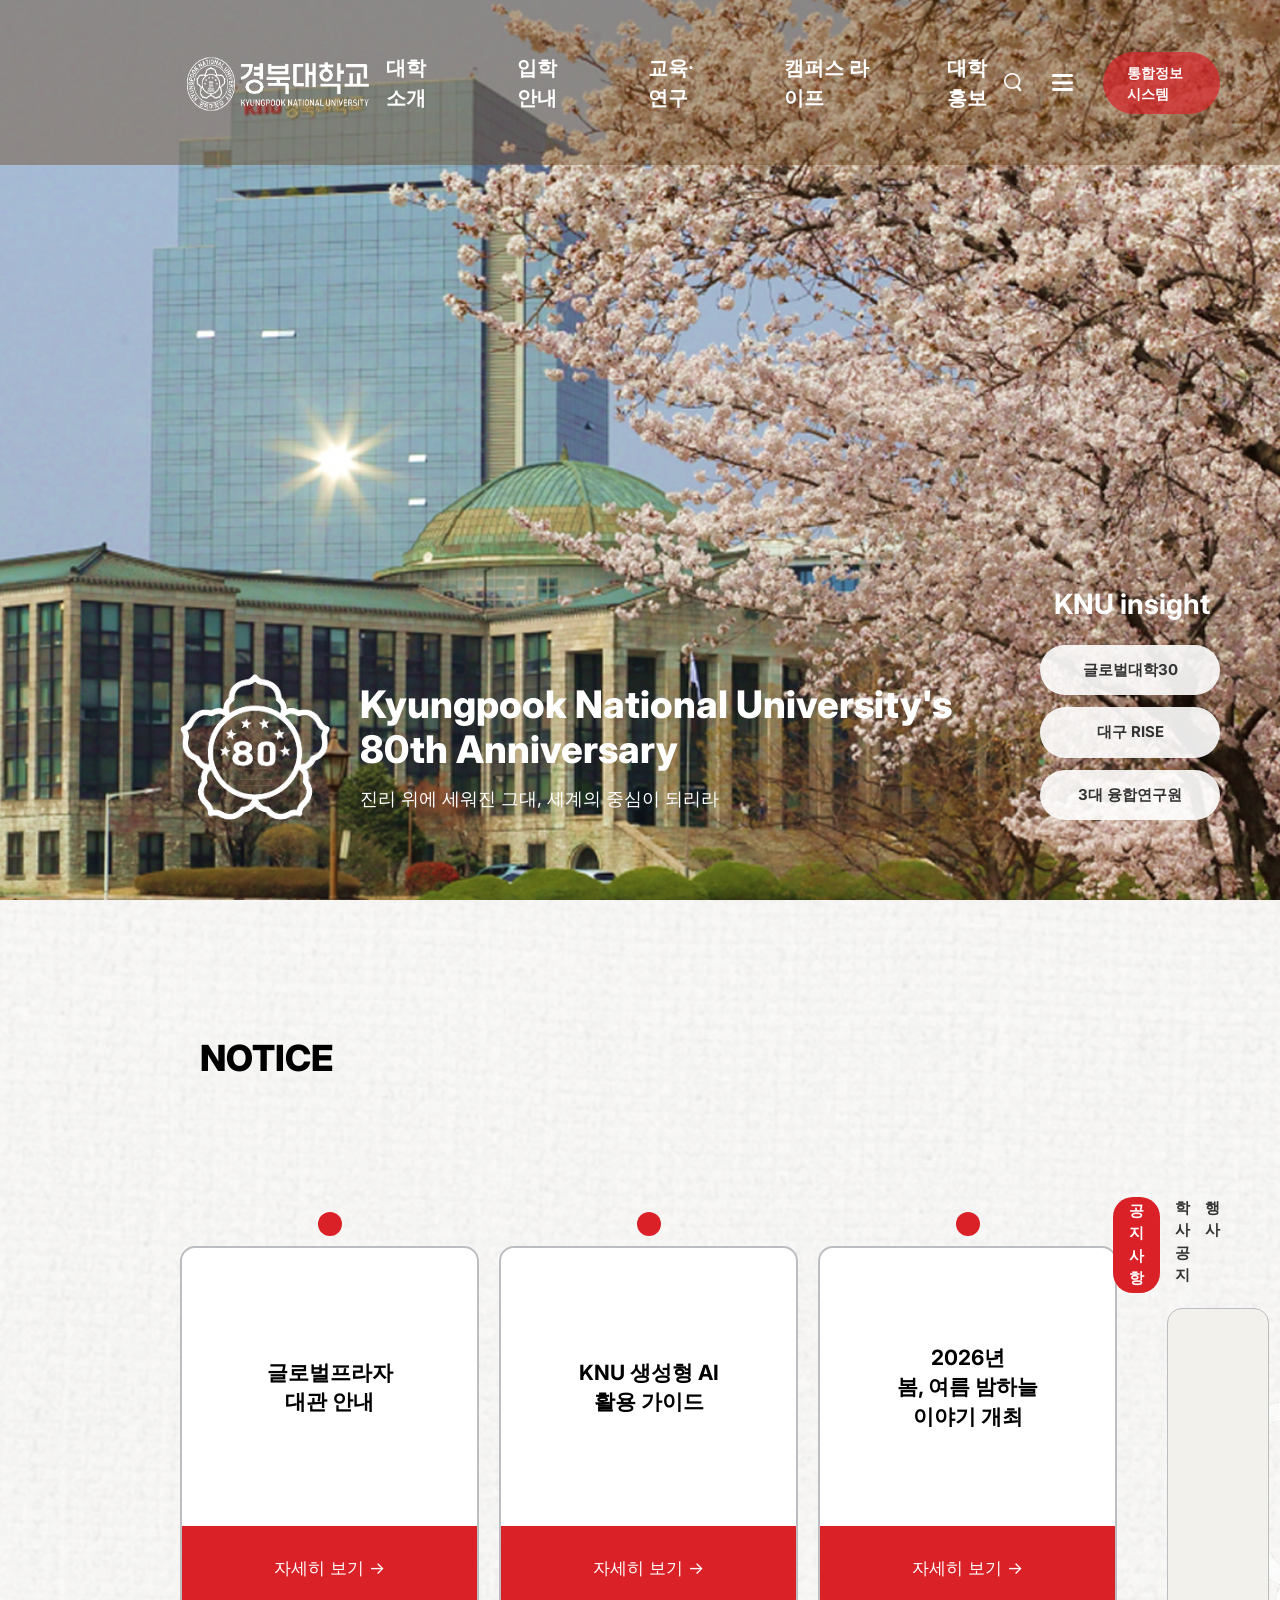
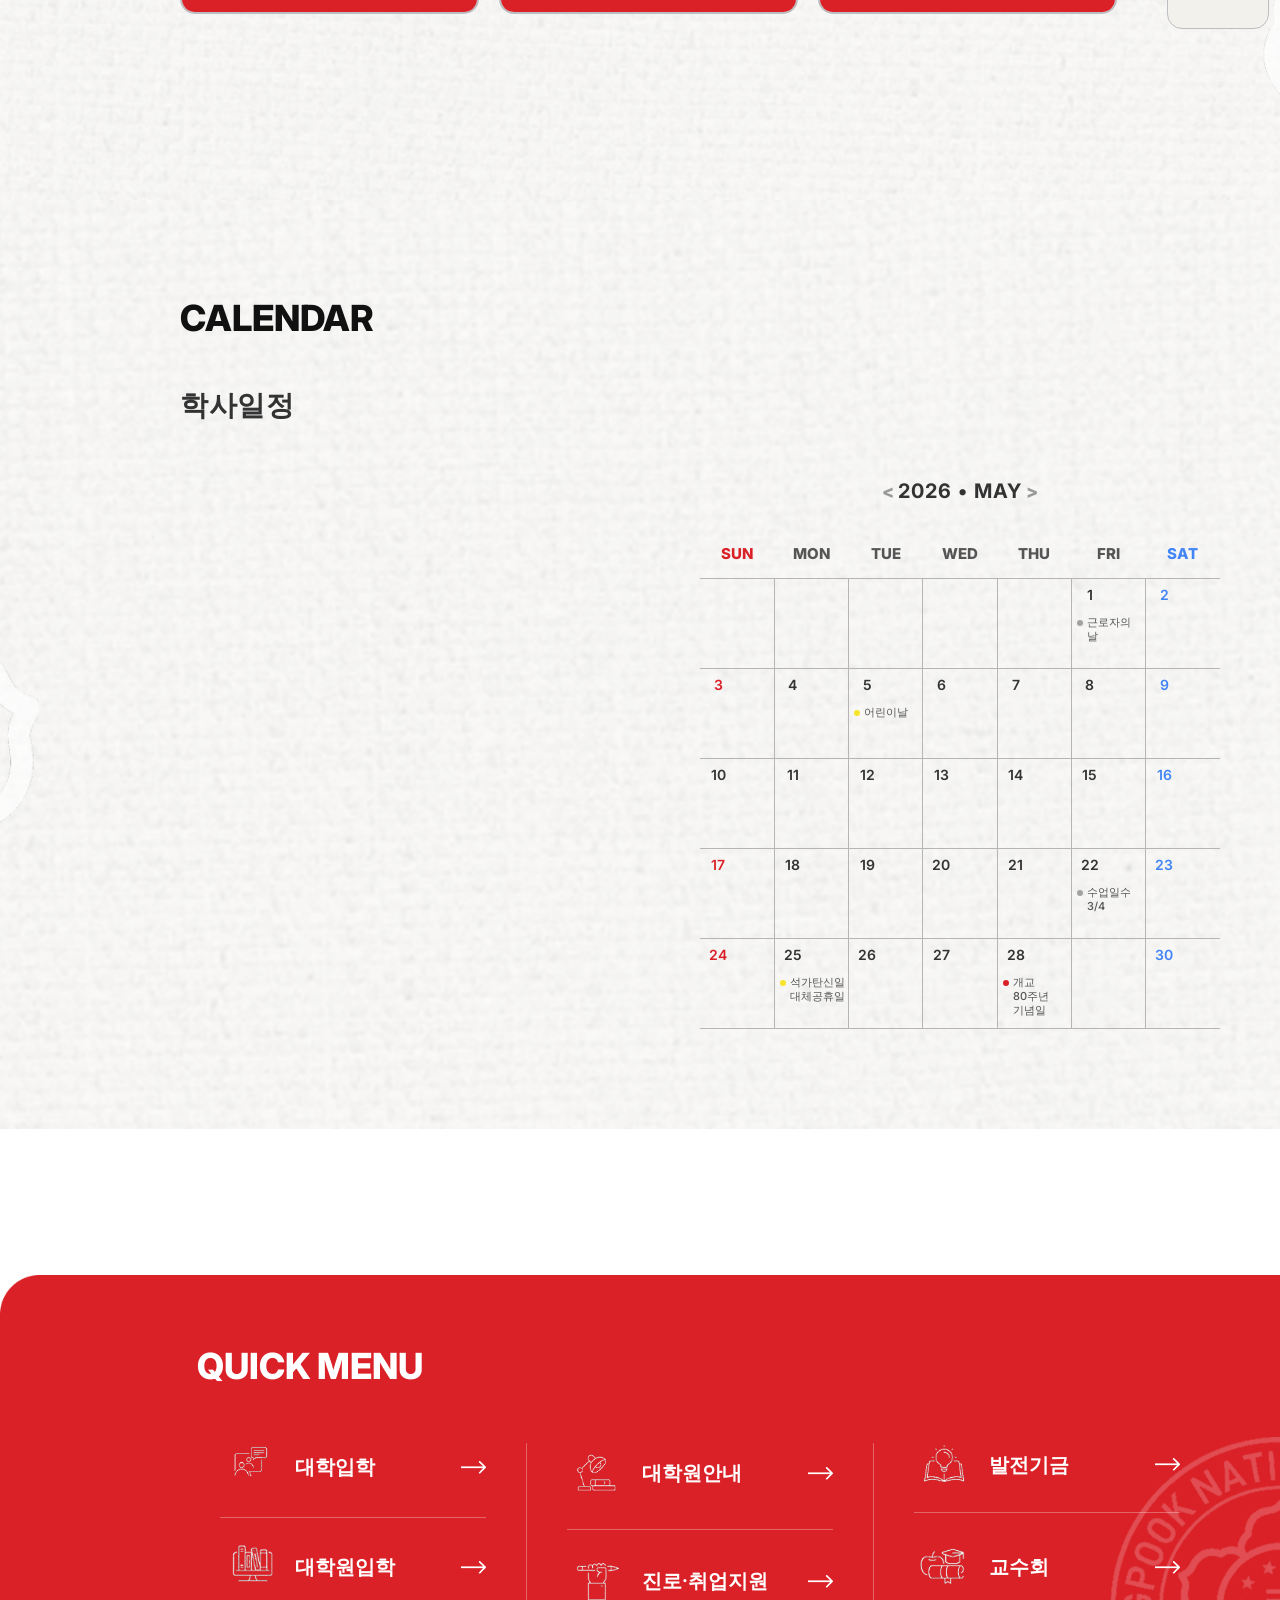
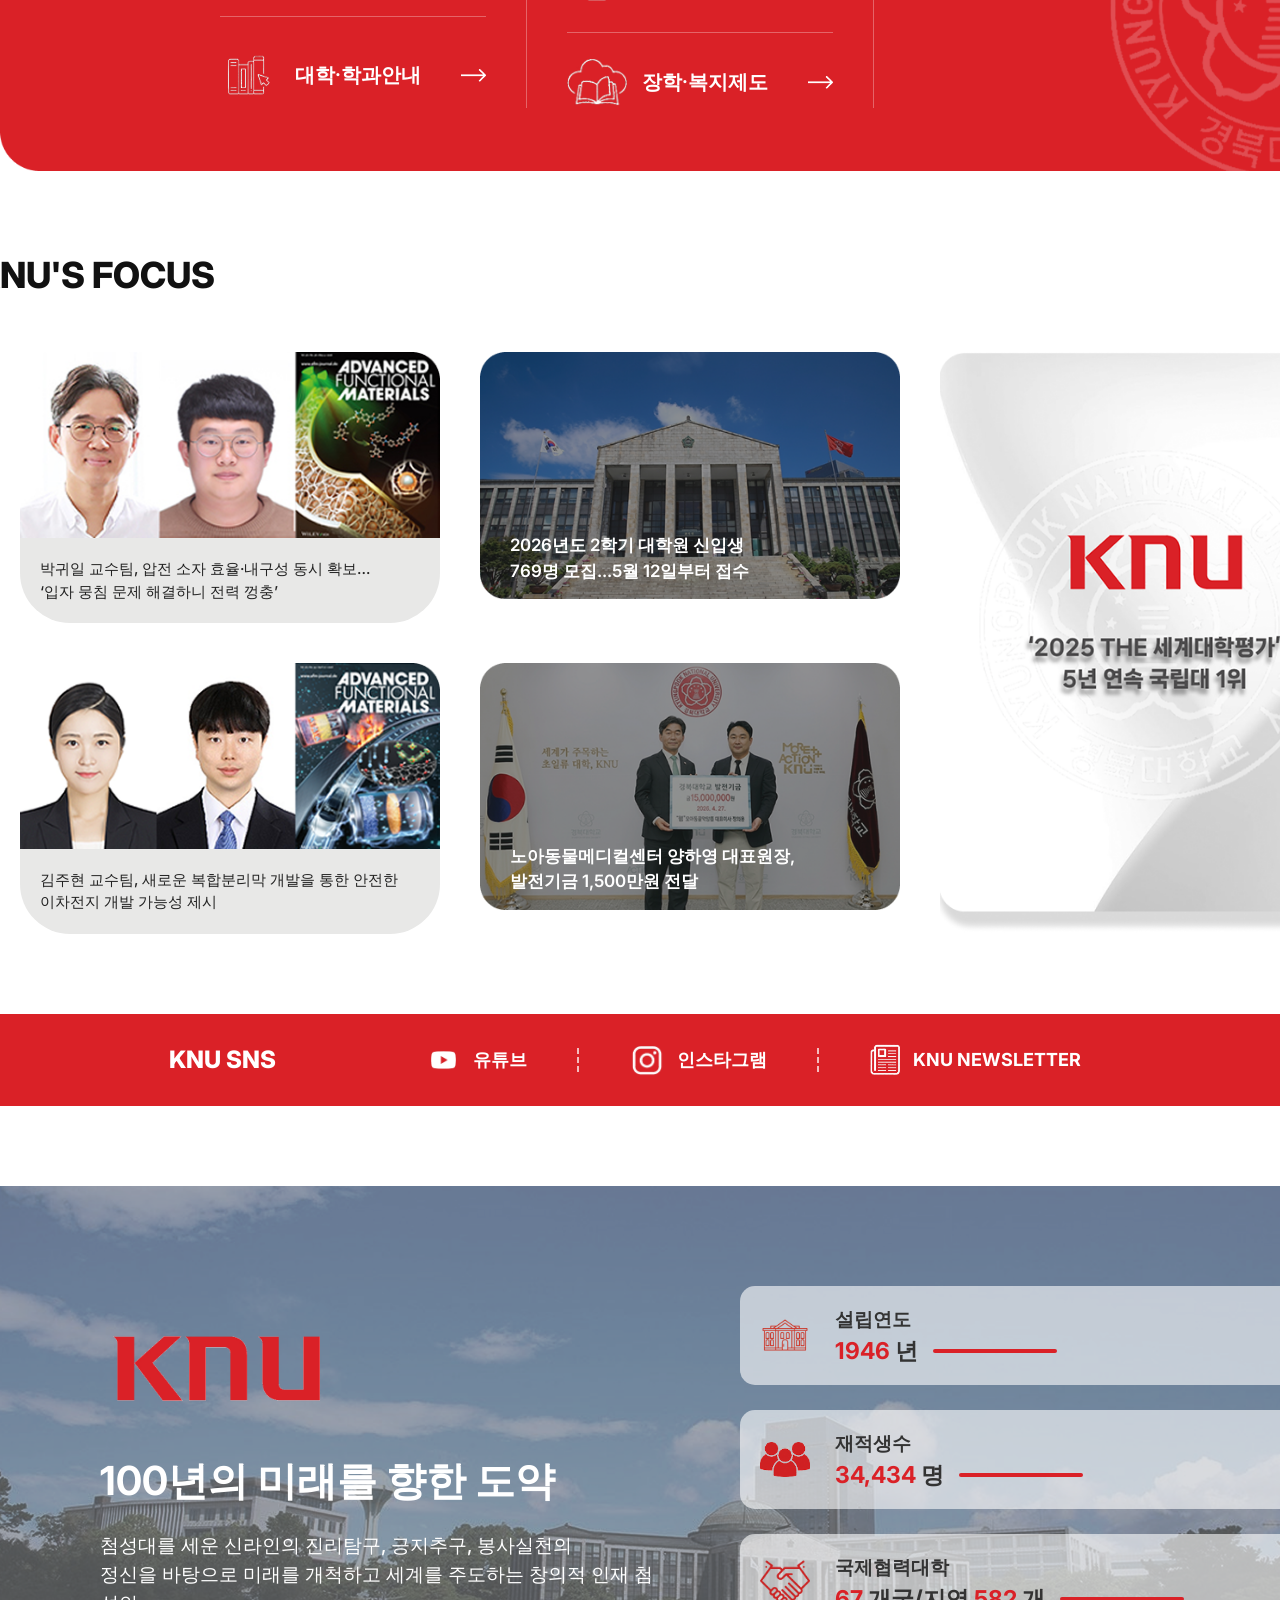
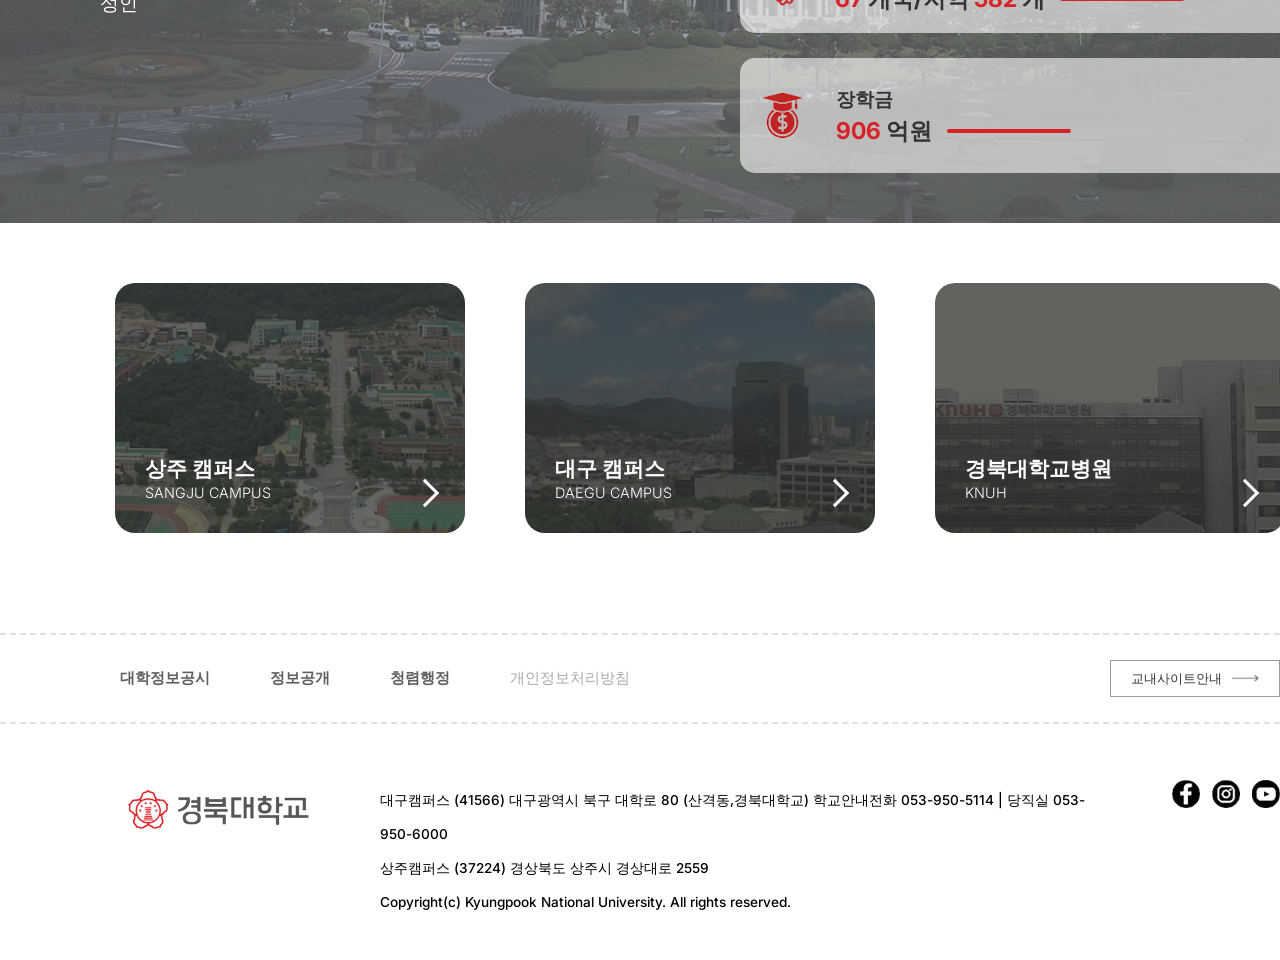
<file: index.html>
<!DOCTYPE html>
<html lang="ko">
<head>
  <meta charset="UTF-8">
  <meta name="viewport" content="width=device-width, initial-scale=1.0">
  <title>경북대학교</title>

  <link rel="icon" href="images/favicon.ico" type="image/png">

  <!--font-->
  <link href="https://fonts.googleapis.com/css2?family=Inter:ital,opsz,wght@0,14..32,100..900;1,14..32,100..900&display=swap" rel="stylesheet">

  <!--css-->
  <link rel="stylesheet" href="css/reset.css">
  <link rel="stylesheet" href="css/main.css">
<body>
  <div id="wrap">

    <div class="main-visual">

      <header class="header">
        <div class="inner flex-between">
          <h1 class="logo">
            <a href="index.html">
              <img src="images/main_logo.png" alt="경북대학교">
            </a>
          </h1>

          <nav class="gnb">
            <ul>
              <li><a href="introduce.html">대학소개</a></li>
              <li><a href="admission.html">입학안내</a></li>
              <li><a href="education.html">교육·연구</a></li>
              <li><a href="campus.html">캠퍼스 라이프</a></li>
              <li><a href="promotion.html">대학홍보</a></li>
            </ul>
          </nav>

          <div class="util">
            <button class="btn-icon"><img src="images/main_icon1.png" alt="돋보기"></button>
            <button class="btn-icon"><img src="images/main_icon2.png" alt="전체보기"></button>
            <a href="https://appfn.knu.ac.kr/login.knu?agentId=4" class="btn-red" target="_blank">통합정보시스템</a>
          </div>
        </div>
      </header>

      <div class="visual-content">
        <div class="inner flex-between align-bottom">
          <div class="anni-box">
            <img src="images/main_80logo.png" alt="80주년로고" class="anni-logo">
            <div class="anni-txt">
              <h2>Kyungpook National University's<br>80th Anniversary</h2>
              <p>진리 위에 세워진 그대, 세계의 중심이 되리라</p>
            </div>
          </div>

          <div class="insight">
            <h3>KNU insight</h3>
            <ul>
              <li><a href="#">글로벌대학30</a></li>
              <li><a href="#">대구 RISE</a></li>
              <li><a href="#">3대 융합연구원</a></li>
            </ul>
          </div>

        </div>
      </div>

    </div>

    <section class="notice">
      <div class="inner">
        <h2 class="sec-title">NOTICE</h2>

        <div class="notice-wrap flex-between align-top">

          <div class="card-area">
            <div class="notice-card">
              <span class="dot"></span>
              <div class="txt-box">
                <div class="card-txt">
                  <h3>글로벌프라자<br>대관 안내</h3>
                </div>
                <a href="#" class="card-btn">자세히 보기 &rarr;</a>
              </div>  
            </div>

            <div class="notice-card">
              <span class="dot"></span>
              <div class="txt-box">
                <div class="card-txt">
                  <h3>KNU 생성형 AI<br>활용 가이드</h3>
                </div>
                <a href="#" class="card-btn">자세히 보기 &rarr;</a>
              </div>  
            </div>

            <div class="notice-card">
              <span class="dot"></span>
              <div class="txt-box">
                <div class="card-txt">
                  <h3>2026년<br>봄, 여름 밤하늘<br>이야기 개최</h3>
                </div>
                <a href="#" class="card-btn">자세히 보기 &rarr;</a>
                </div>
            </div>

          </div>

          <div class="list-area">
            <div class="tab-menu">
              <a href="#" class="active">공지사항</a>
              <a href="#">학사공지</a>
              <a href="#">행사</a>
            </div>
            <div class="list-box">
              <ul>
                <li><a href="#">[사범대학] 전국 대학생 공공데이터 활용 창업 경진대회 개최 안내</a></li>
                <li><a href="#">졸업생 및 제적생 웹메일 계정 삭제 안내</a></li>
                <li><a href="#">경북대학교 대학혁신위원회 규정 전부개정(안) 재공고</a></li>
                <li><a href="#">전북대-경북대-전남대-충남대 연합 2026 나라사랑 독도사랑 국토탐방단 선발자 공고</a></li>
                <li><a href="#">[언어교육센터(토익)] 2026년 5월 23일(토) 졸업자격 모의토익 실시간 직전대비 온라인 특강</a></li>
              </ul>
            </div>
          </div>
        
        </div>
      </div>
    </section>

    <section class="bg-section">
      <div class="inner">

        <div class="calendar-card">

          <div class="cal-top">
            <div class="cal-title-box">
              <h3 class="cal-title">CALENDAR</h3>
              <span class="cal-subtitle">학사일정</span>
            </div>
          </div>

          <div class="cal-content flex-end">
            <div class="cal-table-wrap">

              <div class="cal-nav">
                <button class="btn-prev">&lt;</button>
                <span class="cal-month">2026 &bull; MAY</span>
                <button class="btn-next">&gt;</button>
              </div>

              <table class="cal-table">
                <thead>
                  <tr>
                    <th class="sun">SUN</th>
                    <th>MON</th>
                    <th>TUE</th>
                    <th>WED</th>
                    <th>THU</th>
                    <th>FRI</th>
                    <th class="sat">SAT</th>
                  </tr>
                </thead>
                <tbody>
                  <tr>
                    <td></td>
                    <td></td>
                    <td></td>
                    <td></td>
                    <td></td>
                    <td>
                      <div class="date-cell">
                        <span class="num">1</span>
                        <div class="event-item">
                          <span class="dot dot-grey"></span><span class="e-txt">근로자의 날</span>
                        </div>
                      </div>
                    </td>
                    <td>
                      <div class="date-cell sat"><span class="num">2</span></div>
                    </td>
                  </tr>

                  <tr>
                    <td><div class="date-cell sun"><span class="num">3</span></div></td>
                    <td><div class="date-cell"><span class="num">4</span></div></td>
                    <td>
                      <div class="date-cell">
                        <span class="num">5</span>
                        <div class="event-item">
                          <span class="dot dot-yellow"></span><span class="e-txt">어린이날</span>
                        </div>
                      </div>
                    </td>
                    <td><div class="date-cell"><span class="num">6</span></div></td>
                    <td><div class="date-cell"><span class="num">7</span></div></td>
                    <td><div class="date-cell"><span class="num">8</span></div></td>
                    <td><div class="date-cell sat"><span class="num">9</span></div></td>
                  </tr>

                  <tr>
                    <td><div class="date-cell"><span class="num">10</span></div></td>
                    <td><div class="date-cell"><span class="num">11</span></div></td>
                    <td><div class="date-cell"><span class="num">12</span></div></td>
                    <td><div class="date-cell"><span class="num">13</span></div></td>
                    <td><div class="date-cell"><span class="num">14</span></div></td>
                    <td><div class="date-cell"><span class="num">15</span></div></td>
                    <td><div class="date-cell sat"><span class="num">16</span></div></td>
                  </tr>

                  <tr>
                    <td><div class="date-cell sun"><span class="num">17</span></div></td>
                    <td><div class="date-cell"><span class="num">18</span></div></td>
                    <td><div class="date-cell"><span class="num">19</span></div></td>
                    <td><div class="date-cell"><span class="num">20</span></div></td>
                    <td><div class="date-cell"><span class="num">21</span></div></td>
                    <td>
                      <div class="date-cell">
                        <span class="num">22</span>
                        <div class="event-item">
                          <span class="dot dot-grey"></span><span class="e-txt">수업일수 3/4</span>
                    </td>
                    <td><div class="date-cell sat"><span class="num">23</span></div></td>
                  </tr>

                  <tr>
                    <td><div class="date-cell sun"><span class="num">24</span></div></td>
                    <td>
                      <div class="date-cell">
                        <span class="num">25</span>
                        <div class="event-item">
                          <span class="dot dot-yellow"></span><span class="e-txt">석가탄신일 대체공휴일</span>
                        </div>
                      </div>
                    </td>
                    <td><div class="date-cell"><span class="num">26</span></div></td>
                    <td><div class="date-cell"><span class="num">27</span></div></td>
                    <td>
                      <div class="date-cell">
                        <span class="num">28</span>
                        <div class="event-item">
                          <span class="dot dot-red"></span><span class="e-txt">개교 80주년 기념일</span>
                        </div>
                      </div>
                    </td>
                    <td></td> <td><div class="date-cell sat"><span class="num">30</span></div></td>
                  </tr>
                </tbody>
              </table>

            </div>
          </div>
          
        </div>

      </div>
    </section>

    <section class="quick-menu">
      <div class="inner">
        <h2 class="qm-title">QUICK MENU</h2>

        <div class="qm-wrap">
          <ul class="qm-list">
            <li><a href="#">
                <img src="images/quickmenu_1.png" alt="대학입학">
                <span>대학입학</span>
                <span class="arrow-icon"></span>
            </a></li>
            <li><a href="#">
                <img src="images/quickmenu_2.png" alt="대학원입학">
                <span>대학원입학</span>
                <span class="arrow-icon"></span>
            </a></li>
            <li><a href="#">
                <img src="images/quickmenu_3.png" alt="학과안내">
                <span>대학·학과안내</span>
                <span class="arrow-icon"></span>
            </a></li>
          </ul>

          <ul class="qm-list">
            <li><a href="#">
                <img src="images/quickmenu_4.png" alt="대학원안내">
                <span>대학원안내</span>
                <span class="arrow-icon"></span>
            </a></li>
            <li><a href="#">
                <img src="images/quickmenu_5.png" alt="취업지원">
                <span>진로·취업지원</span>
                <span class="arrow-icon"></span>
            </a></li>
            <li><a href="#">
                <img src="images/quickmenu_6.png" alt="복지제도">
                <span>장학·복지제도</span>
                <span class="arrow-icon"></span>
            </a></li>
          </ul>

          <ul class="qm-list">
            <li><a href="#">
                <img src="images/quickmenu_7.png" alt="발전기금">
                <span>발전기금</span>
                <span class="arrow-icon"></span>
            </a></li>
            <li><a href="#">
                <img src="images/quickmenu_8.png" alt="교수회">
                <span>교수회</span>
                <span class="arrow-icon"></span>
            </a></li>
          </ul>
        </div>
      </div>
    </section>

    <section class="focus-section">
      <header class="section-header">
        <h2 class="header-title">KNU'S FOCUS</h2>
      </header>

      <div class="focus-layout">
        <div class="focus-left-grid">

          <div class="grid-column">
            <div class="card new-card">
              <div class="img-wrapper">
                <img src="images/knufocus_news1.png" alt="뉴스1">
              </div>
              <p class="news-txt">박귀일 교수팀, 압전 소자 효율‧내구성 동시 확보… <br>
              ‘입자 뭉침 문제 해결하니 전력 껑충’</p>
            </div>
            <div class="card new-card">
              <div class="img-wrapper">
                <img src="images/knufocus_news2.png" alt="뉴스2">
              </div>
              <p class="news-txt">김주현 교수팀, 새로운 복합분리막 개발을 통한 안전한<br>
              이차전지 개발 가능성 제시</p>
            </div>
          </div>

          <div class="grid-column">
            <div class="card bg-card">
              <img src="images/knufocus_news3.png" alt="뉴스3">
              <div class="overlay">
                <p>2026년도 2학기 대학원 신입생<br>769명 모집...5월 12일부터 접수</p>
              </div>
            </div>
            <div class="card bg-card">
              <img src="images/knufocus_news4.png" alt="뉴스4">
              <div class="overlay">
                <p>노아동물메디컬센터 양하영 대표원장,<br>발전기금 1,500만원 전달</p>
              </div>
            </div>
          </div>

        </div>

        <div class="focus-right">
          <div class="card tall-card">
            <img src="images/knufocus_news5.png" alt="뉴스5">
          </div>
        </div>
      </div>
    </section>
    
    <section class="sns-banner">
      <div class="inner">
        <h2 class="sns-title">KNU SNS</h2>

        <div class="sns-links">
          <a href="https://www.youtube.com/c/knu%EA%B2%BD%EB%B6%81%EB%8C%80%ED%95%99%EA%B5%90" class="sns-item" target="_blank" rel="noopener noreferrer">
            <img src="images/sns_icon_you.png" alt="유튜브">
            <span>유튜브</span>
          </a>

          <span class="divider"></span>

          <a href="https://www.instagram.com/knuofficial/" class="sns-item" target="_blank" rel="noopener noreferrer">
            <img src="images/sns_icon_insta.png" alt="인스타그램">
            <span>인스타그램</span>
          </a>

          <span class="divider"></span>

          <a href="https://www.knu.ac.kr/wbbs/wbbs/bbs/btin/list.action?bbs_cde=28&menu_idx=214" class="sns-item" target="_blank" rel="noopener noreferrer">
            <img src="images/sns_icon_news.png" alt="뉴스레터">
            <span>KNU NEWSLETTER</span>
          </a>

        </div>
      </div>
    </section>

    <section class="info-section">
      <div class="container">
        <div class="content-left">
          <img src="images/knu_red_logo.png" alt="KNU logo" class="logo">
          <h1>100년의 미래를 향한 도약</h1>
          <p>첨성대를 세운 신라인의 진리탐구, 긍지추구, 봉사실천의<br>
            정신을 바탕으로 미래를 개척하고 세계를 주도하는 창의적 인재 첨성인</p>
        </div>

        <div class="stats-right">
          <div class="stat-item">
            <img src="images/icon_1946.png" alt="설립연도">
            <div class="wrapper">
              <p class="label">설립연도</p>
              <div class="value-line-container">
                <p class="value"><span class="highlights">1946</span> 년</p>
                <div class="line" style="width: 60%;"></div>
              </div>
            </div>
          </div>

          <div class="stat-item">
            <img src="images/icon_34434.png" alt="재적생수">
            <div class="wrapper">
              <p class="label">재적생수</p>
              <div class="value-line-container">
                <p class="value"><span class="highlights">34,434</span> 명</p>
                <div class="line" style="width: 85%;"></div>
              </div>
            </div>
          </div>

          <div class="stat-item">
            <img src="images/icon_582.png" alt="국제협력대학">
            <div class="wrapper">
              <p class="label">국제협력대학</p>
              <div class="value-line-container">
                <p class="value"><span class="highlights">67</span> 개국/지역 <span class="highlights">582</span> 개</p>
                <div class="line" style="width: 40%;"></div>
              </div>
            </div>
          </div>
          
          <div class="stat-item">
            <img src="images/icon_906.png" alt="장학금">
            <div class="wrapper last-wrapper">
              <p class="label">장학금</p>
              <div class="value-line-container">
                <p class="value"><span class="highlights">906</span> 억원</p>
                <div class="line" style="width: 70%;"></div>
              </div>
            </div>
          </div>
        </div>
      </div>
    </section>

    <section class="campus-section">
      <div class="campus-container">
        <div class="campus-card">
          <img src="images/campus_sangju.png" alt="상주 캠퍼스">
          <div class="card-text">
            <div class="text-group">
              <h3>상주 캠퍼스<br><span>SANGJU CAMPUS</span></h3>
            </div>
            <div class="arrow"></div>
          </div>
        </div>

        <div class="campus-card">
          <img src="images/campus_daegu.png" alt="대구 캠퍼스">
          <div class="card-text">
            <div class="text-group">
              <h3>대구 캠퍼스<br><span>DAEGU CAMPUS</span></h3>
            </div>
            <div class="arrow"></div>
          </div>
        </div>

        <div class="campus-card">
          <img src="images/campus_knuh.png" alt="경북대학교병원">
          <div class="card-text">
            <div class="text-group">
              <h3>경북대학교병원<br><span>KNUH</span></h3>
            </div>
            <div class="arrow"></div>
          </div>
        </div>
      </div>
    </section>
    
    <footer class="footer">
      <div class="footer-line-wrapper">
        <div class="footer-container">
          <div class="footer-links">
            <div class="nav-links">
              <span>대학정보공시</span>
              <span>정보공개</span>
              <span>청렴행정</span>
              <span class="light-text">개인정보처리방침</span>
            </div>
            <div class="site-map-box">
              교내사이트안내 <img src="images/footer_arrow.png" class="footer-arrow">
            </div>
          </div>
        </div>
      </div>

      <div class="footer-container">
        <div class="footer-bottom">
          <img src="images/footer_logo.png" class="footer-logo">
          <div class="footer-address">
            <p>대구캠퍼스 (41566) 대구광역시 북구 대학로 80 (산격동,경북대학교) 학교안내전화 053-950-5114 | 당직실 053-950-6000</p>
            <p>상주캠퍼스 (37224) 경상북도 상주시 경상대로 2559</p>
            <p class="copyright">Copyright(c) Kyungpook National University. All rights reserved.</p>
          </div>
          <div class="footer-sns">
            <a href="https://www.facebook.com/knuofficial1946" target="_blank" rel="noopener noreferrer"><img src="images/footer_facebook.png"></a>
            <a href="https://www.instagram.com/knuofficial/" target="_blank" rel="noopener noreferrer"><img src="images/footer_insta.png"></a>
            <a href="https://www.youtube.com/channel/UCzwooQuzcU_uBSEMX3G7cDw" target="_blank" rel="noopener noreferrer"><img src="images/footer_youtube.png"></a>
          </div>
        </div>
      </div>
    </footer>

  </div><!--#wrap-->
  <script src="js/main.js"></script>
</body>
</html>
</file>
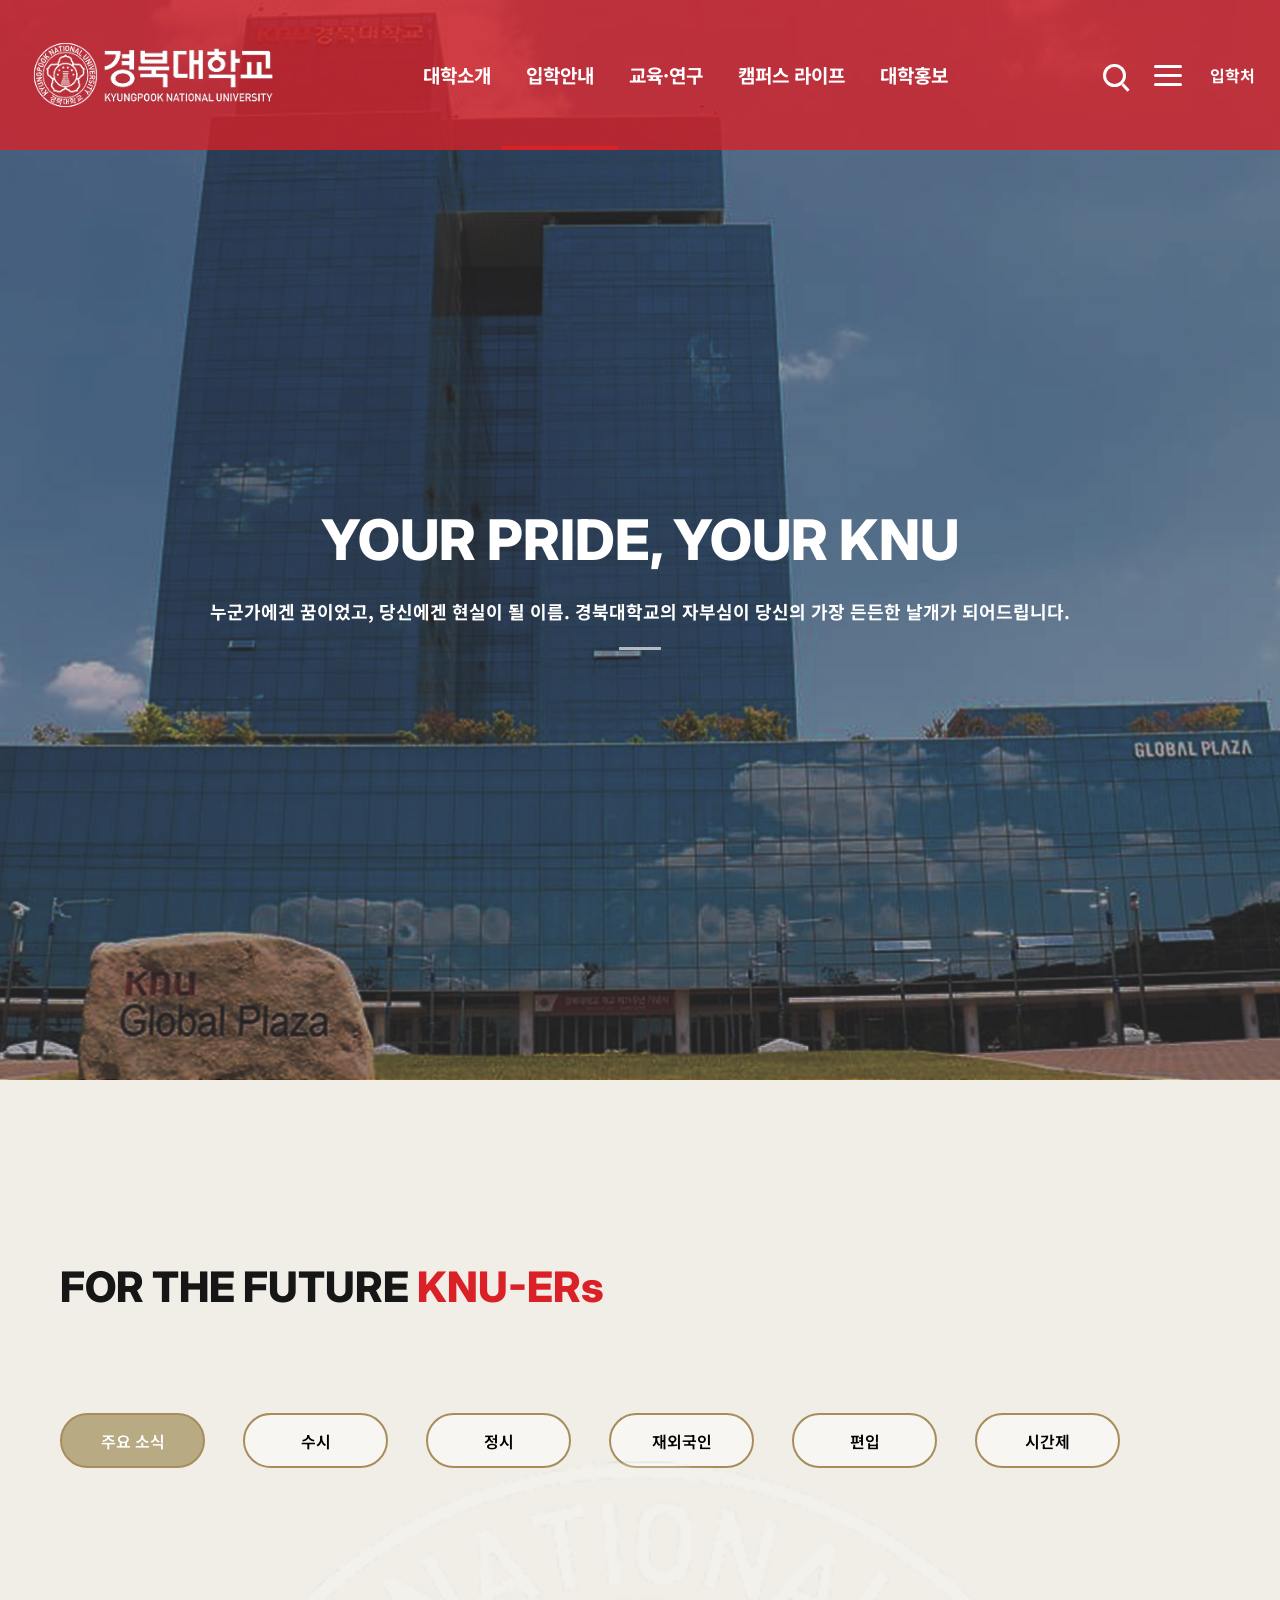
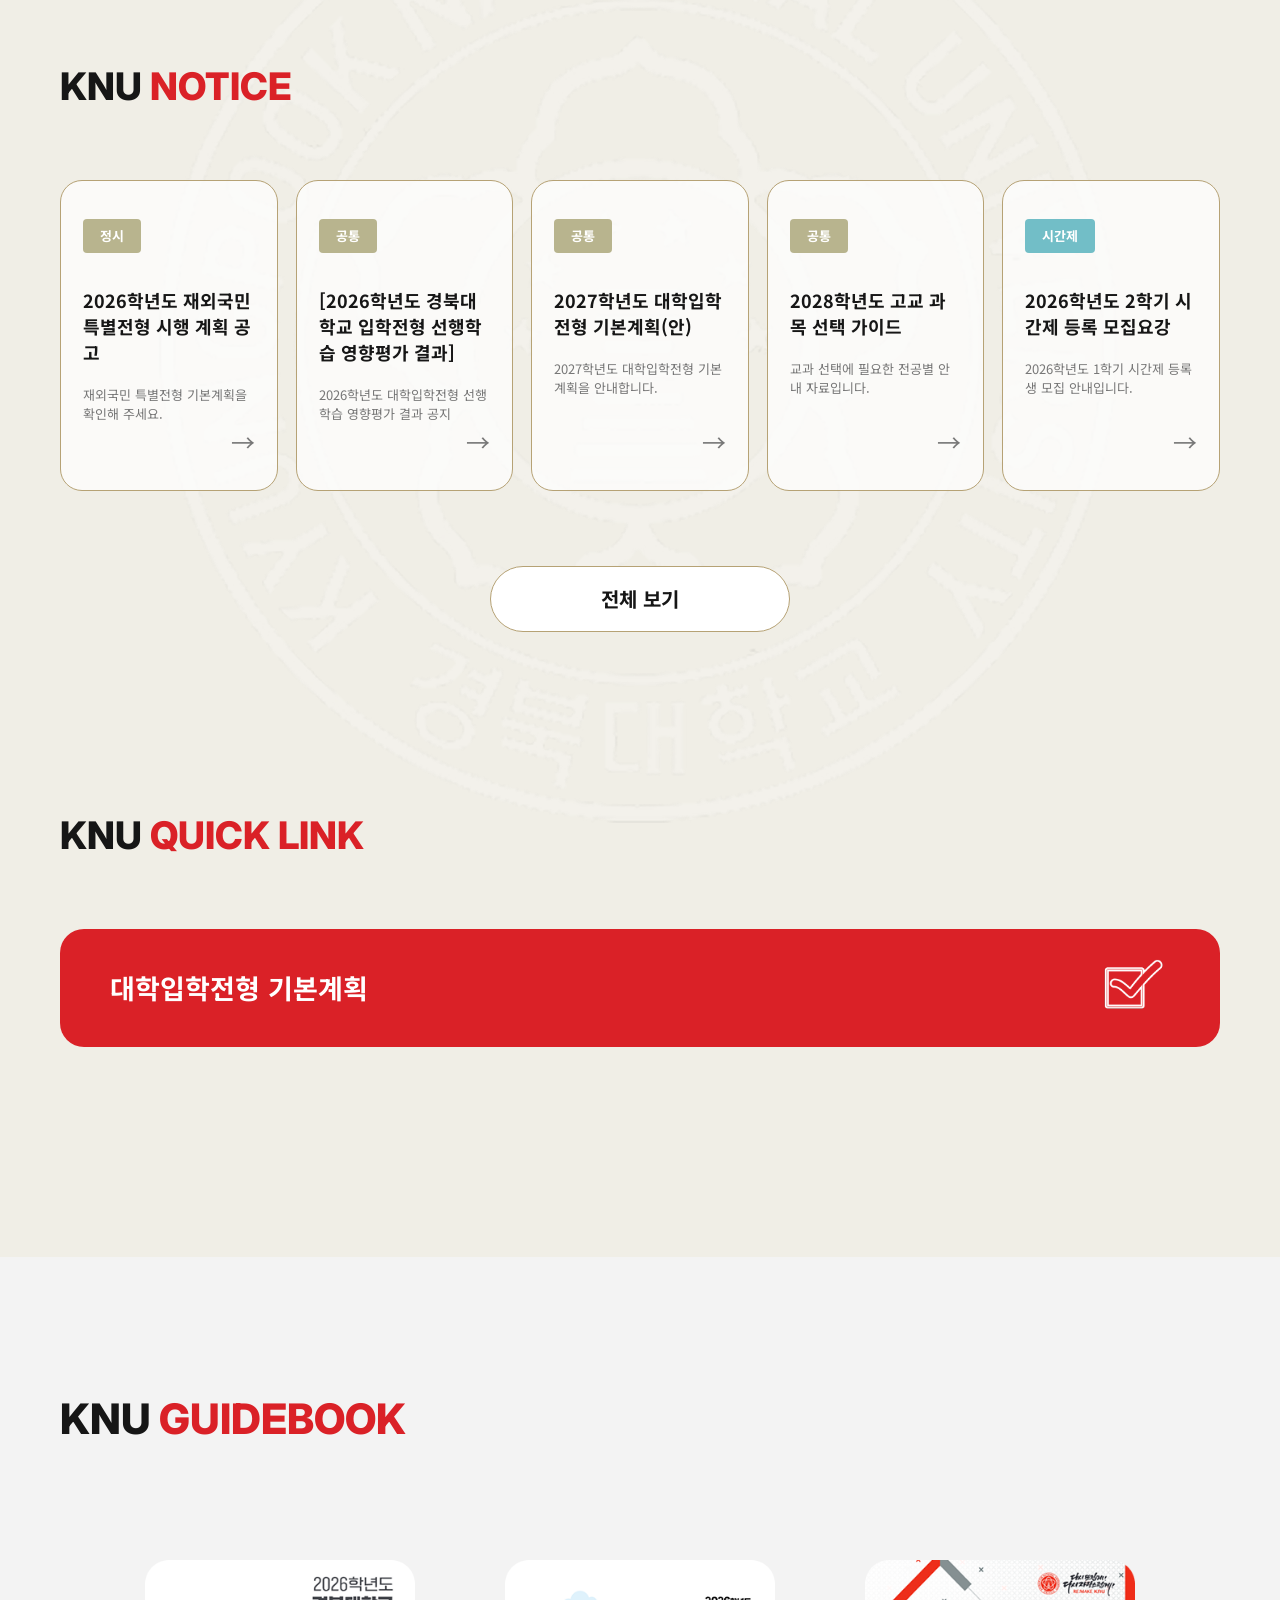
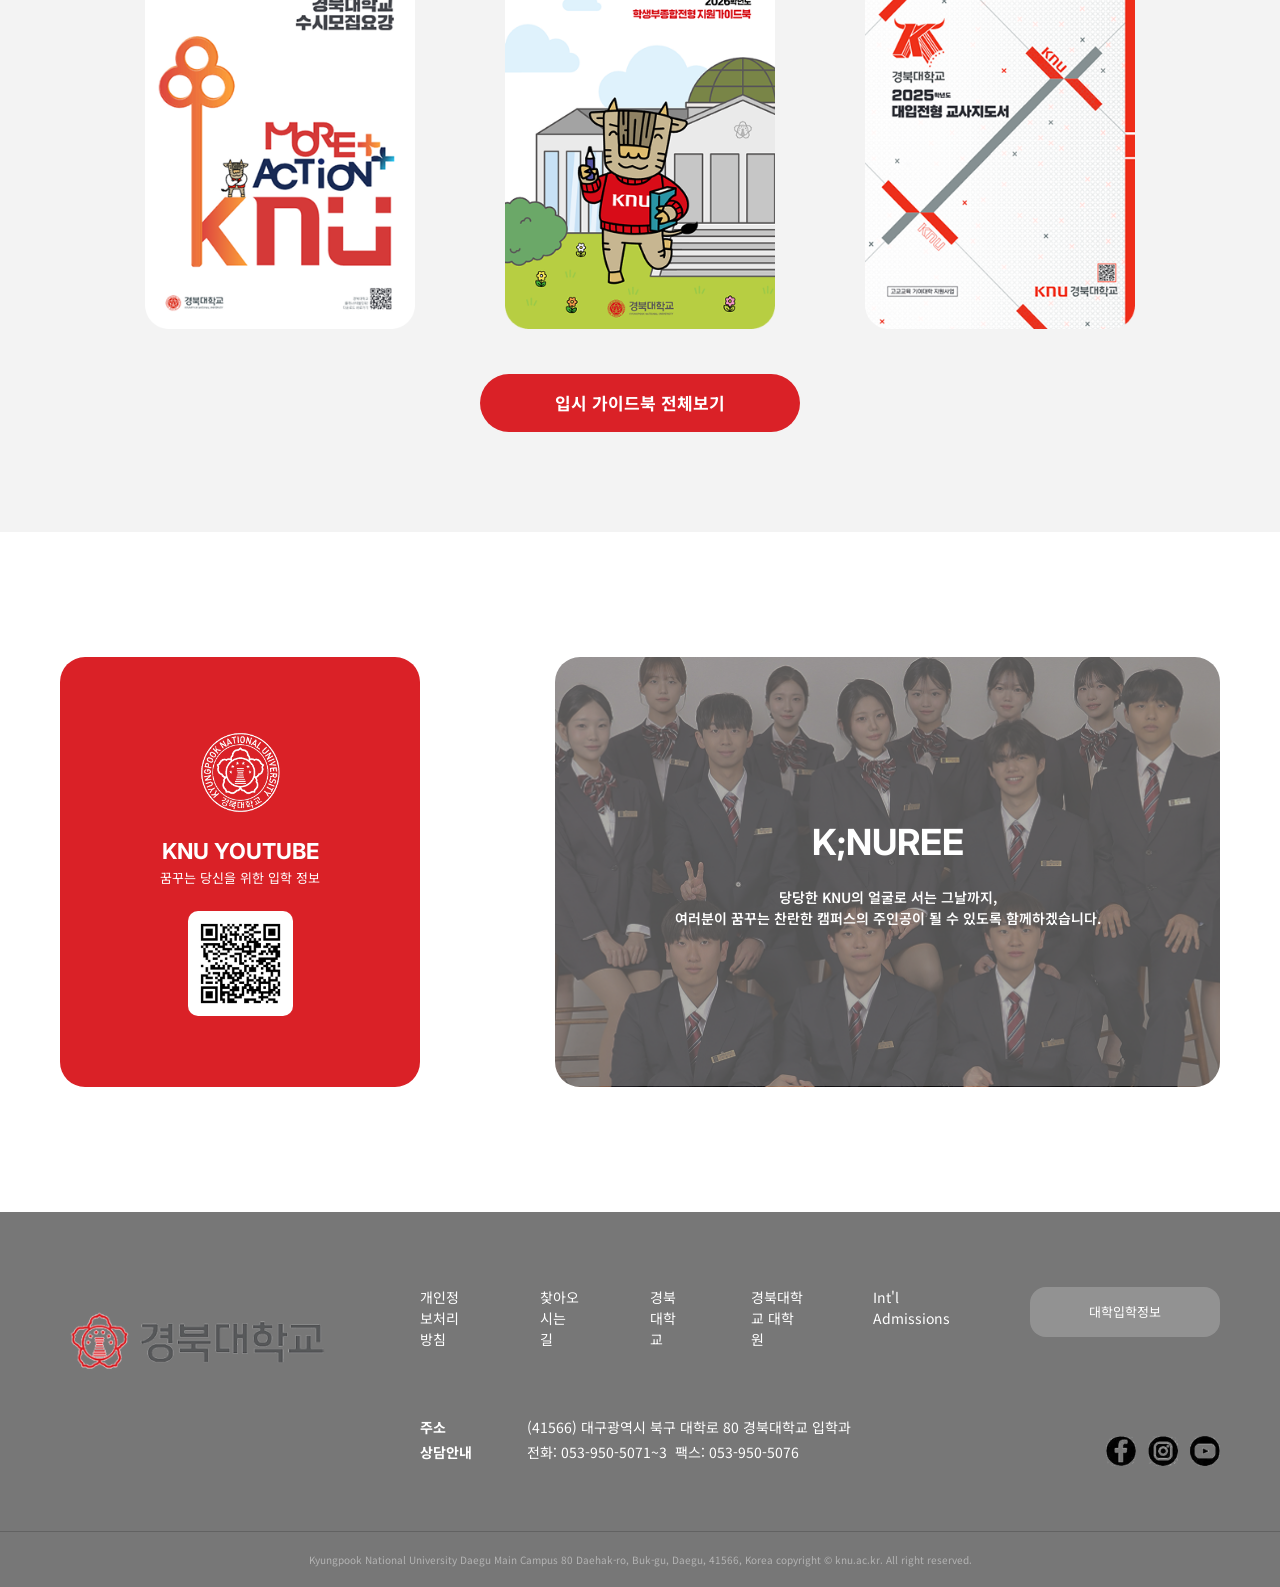
<file: admission.html>
<!DOCTYPE html>
<html lang="ko">
<head>
  <meta charset="UTF-8">
  <meta name="viewport" content="width=device-width, initial-scale=1.0">
  <title>입학안내 | 경북대학교</title>
  <link rel="icon" href="images/favicon.ico">
  <link rel="preconnect" href="https://fonts.googleapis.com">
  <link rel="preconnect" href="https://fonts.gstatic.com" crossorigin>
  <link href="https://fonts.googleapis.com/css2?family=Inter:wght@400;500;600;700;800&family=Noto+Sans+KR:wght@400;500;600;700;800&display=swap" rel="stylesheet">
  <link rel="stylesheet" href="css/reset.css">
  <link rel="stylesheet" href="css/main.css">
</head>
<body class="admission-page">
  <div id="wrap">
    <header class="admission-header">
      <div class="admission-header-inner">
        <a href="index.html" class="admission-brand">
          <img src="images/main_logo.png" class="admission-main-logo" alt="경북대학교">
        </a>
        <nav class="admission-gnb" aria-label="주요 메뉴">
          <a href="introduce.html">대학소개</a>
          <a href="admission.html" class="active">입학안내</a>
          <a href="education.html">교육·연구</a>
          <a href="campus.html">캠퍼스 라이프</a>
          <a href="promotion.html">대학홍보</a>
        </nav>
        <div class="admission-utils">
          <button class="admission-search" type="button" aria-label="검색"></button>
          <button class="admission-menu" type="button" aria-label="전체 메뉴"><i></i><i></i><i></i></button>
          <a href="https://ipsi1.knu.ac.kr/main/" target="_blank" rel="noopener noreferrer">입학처</a>
        </div>
      </div>
    </header>

    <main>
      <section class="admission-hero">
        <div class="admission-hero-copy">
          <h1>YOUR PRIDE, YOUR KNU</h1>
          <p>누군가에겐 꿈이었고, 당신에겐 현실이 될 이름. 경북대학교의 자부심이 당신의 가장 든든한 날개가 되어드립니다.</p>
          <span></span>
        </div>
      </section>

      <section class="admission-info">
        <div class="admission-container">
          <h2>FOR THE FUTURE <em>KNU-ERs</em></h2>
          <div class="notice-tabs">
            <button class="active" type="button">주요 소식</button>
            <button type="button">수시</button>
            <button type="button">정시</button>
            <button type="button">재외국인</button>
            <button type="button">편입</button>
            <button type="button">시간제</button>
          </div>

          <div class="admission-notice">
            <img src="images/admission_logo.png" class="notice-watermark" alt="">
            <h3>KNU <em>NOTICE</em></h3>
            <div class="notice-cards">
              <a href="#" class="notice-item">
                <span class="notice-tag">정시</span>
                <strong>2026학년도 재외국민 특별전형 시행 계획 공고</strong>
                <p>재외국민 특별전형 기본계획을 확인해 주세요.</p>
                <i>→</i>
              </a>
              <a href="#" class="notice-item">
                <span class="notice-tag">공통</span>
                <strong>[2026학년도 경북대학교 입학전형 선행학습 영향평가 결과]</strong>
                <p>2026학년도 대학입학전형 선행학습 영향평가 결과 공지</p>
                <i>→</i>
              </a>
              <a href="#" class="notice-item">
                <span class="notice-tag">공통</span>
                <strong>2027학년도 대학입학전형 기본계획(안)</strong>
                <p>2027학년도 대학입학전형 기본계획을 안내합니다.</p>
                <i>→</i>
              </a>
              <a href="#" class="notice-item">
                <span class="notice-tag">공통</span>
                <strong>2028학년도 고교 과목 선택 가이드</strong>
                <p>교과 선택에 필요한 전공별 안내 자료입니다.</p>
                <i>→</i>
              </a>
              <a href="#" class="notice-item">
                <span class="notice-tag blue">시간제</span>
                <strong>2026학년도 2학기 시간제 등록 모집요강</strong>
                <p>2026학년도 1학기 시간제 등록생 모집 안내입니다.</p>
                <i>→</i>
              </a>
            </div>
            <a href="#" class="notice-more">전체 보기</a>
          </div>

          <div class="admission-quick">
            <h3>KNU <em>QUICK LINK</em></h3>
            <a href="#">
              <strong>대학입학전형 기본계획</strong>
              <img src="images/admission_check.png" class="quick-check" alt="">
            </a>
          </div>
        </div>
      </section>

      <section class="guidebook-section">
        <div class="admission-container">
          <h2>KNU <em>GUIDEBOOK</em></h2>
          <div class="guidebooks">
            <a href="#"><img src="images/admission_guide01.png" alt="2026학년도 수시모집요강"></a>
            <a href="#"><img src="images/admission_guide02.png" alt="학생부종합전형 지원 가이드북"></a>
            <a href="#"><img src="images/admission_guide03.png" alt="대입전형 교사지도서"></a>
          </div>
          <a href="#" class="guidebook-more">입시 가이드북 전체보기</a>
        </div>
      </section>

      <section class="admission-promo">
        <div class="admission-container promo-grid">
          <a href="#" class="youtube-card">
            <img src="images/admission_logo_small.png" alt="">
            <strong>KNU YOUTUBE</strong>
            <span>꿈꾸는 당신을 위한 입학 정보</span>
            <img src="images/admission_qr.png" class="youtube-qr" alt="경북대학교 유튜브 QR 코드">
          </a>
          <a href="#" class="knuree-card">
            <img src="images/admission_knuree.png" alt="경북대학교 입학 홍보대사 KNUREE">
            <div>
              <strong>K;NUREE</strong>
              <p>당당한 KNU의 얼굴로 서는 그날까지,<br>여러분이 꿈꾸는 찬란한 캠퍼스의 주인공이 될 수 있도록 함께하겠습니다.</p>
            </div>
          </a>
        </div>
      </section>
    </main>

    <footer class="admission-footer">
      <div class="admission-footer-inner">
        <a href="index.html" class="admission-footer-brand">
          <img src="images/footer_logo.png" alt="경북대학교">
        </a>
        <div class="admission-footer-main">
          <nav>
            <a href="#">개인정보처리방침</a>
            <a href="#">찾아오시는 길</a>
            <a href="#">경북대학교</a>
            <a href="#">경북대학교 대학원</a>
            <a href="#">Int'l Admissions</a>
          </nav>
          <div class="admission-contact">
            <strong>주소<br>상담안내</strong>
            <p>(41566) 대구광역시 북구 대학로 80 경북대학교 입학과<br>전화: 053-950-5071~3&nbsp; 팩스: 053-950-5076</p>
          </div>
        </div>
        <div class="admission-footer-side">
          <a href="#" class="related-site">대학입학정보</a>
          <div>
            <a href="https://www.facebook.com/knuofficial1946" target="_blank" rel="noopener noreferrer"><img src="images/footer_facebook.png" alt="페이스북"></a>
            <a href="https://www.instagram.com/knuofficial/" target="_blank" rel="noopener noreferrer"><img src="images/footer_insta.png" alt="인스타그램"></a>
            <a href="https://www.youtube.com/channel/UCzwooQuzcU_uBSEMX3G7cDw" target="_blank" rel="noopener noreferrer"><img src="images/footer_youtube.png" alt="유튜브"></a>
          </div>
        </div>
      </div>
      <p class="admission-copyright">Kyungpook National University Daegu Main Campus 80 Daehak-ro, Buk-gu, Daegu, 41566, Korea copyright © knu.ac.kr. All right reserved.</p>
    </footer>
  </div>
  <script src="js/main.js"></script>
</body>
</html>
</file>
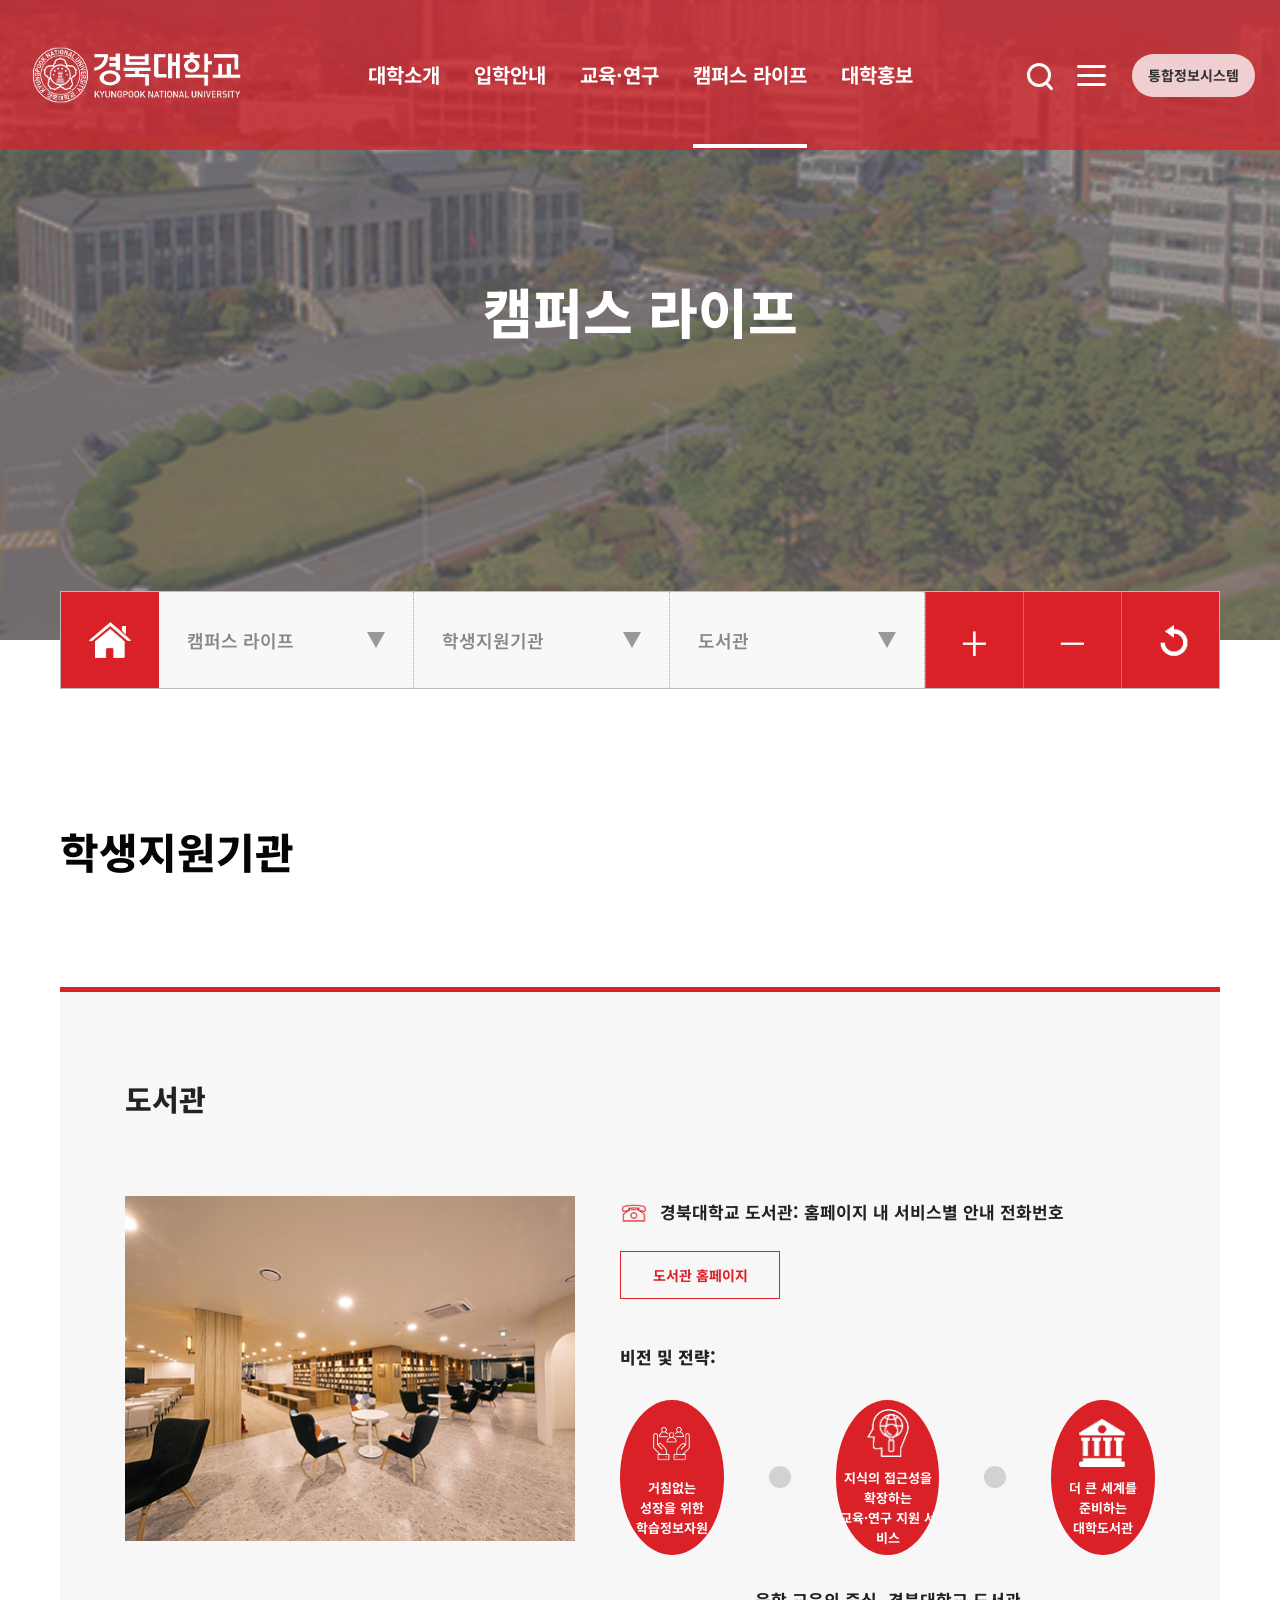
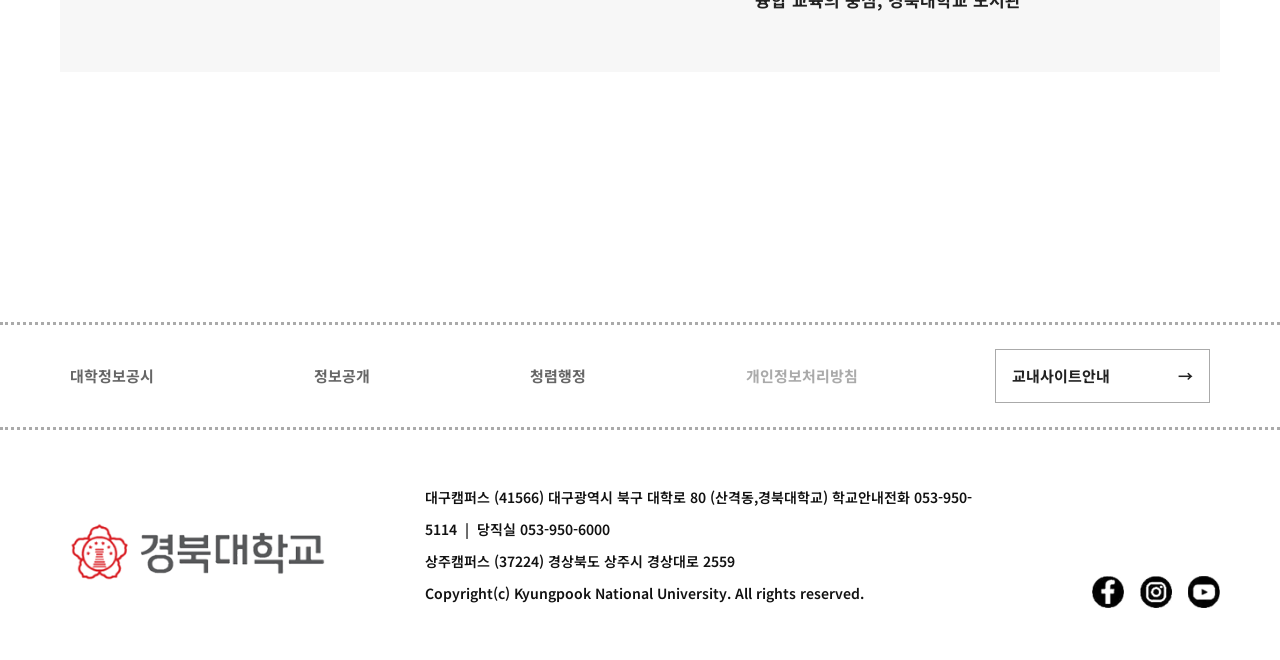
<file: campus.html>
<!DOCTYPE html>
<html lang="ko">
<head>
  <meta charset="UTF-8">
  <meta name="viewport" content="width=device-width, initial-scale=1.0">
  <title>캠퍼스 라이프 | 경북대학교</title>
  <link rel="icon" href="images/favicon.ico">
  <link rel="preconnect" href="https://fonts.googleapis.com">
  <link rel="preconnect" href="https://fonts.gstatic.com" crossorigin>
  <link href="https://fonts.googleapis.com/css2?family=Noto+Sans+KR:wght@400;500;600;700;800&display=swap" rel="stylesheet">
  <link rel="stylesheet" href="css/reset.css">
  <link rel="stylesheet" href="css/main.css">
</head>
<body class="campus-page">
  <div id="wrap">
    <header class="intro-header">
      <div class="intro-header-inner">
        <a class="intro-logo" href="index.html"><img src="images/main_logo.png" alt="경북대학교"></a>
        <nav class="intro-gnb" aria-label="주요 메뉴">
          <a href="introduce.html">대학소개</a>
          <a href="admission.html">입학안내</a>
          <a href="education.html">교육·연구</a>
          <a href="campus.html" class="active">캠퍼스 라이프</a>
          <a href="promotion.html">대학홍보</a>
        </nav>
        <div class="intro-utils">
          <button class="search-icon" type="button" aria-label="검색"></button>
          <button class="menu-icon" type="button" aria-label="전체 메뉴"><i></i><i></i><i></i></button>
          <a href="https://appfn.knu.ac.kr/login.knu?agentId=4" class="system-link" target="_blank" rel="noopener noreferrer">통합정보시스템</a>
        </div>
      </div>
    </header>

    <main>
      <section class="campus-hero"><h1>캠퍼스 라이프</h1></section>

      <nav class="location-bar campus-location" aria-label="현재 위치">
        <a href="index.html" class="home-link" aria-label="홈"><img src="images/home_icon.png" alt=""></a>
        <button type="button">캠퍼스 라이프 <span></span></button>
        <button type="button">학생지원기관 <span></span></button>
        <button type="button">도서관 <span></span></button>
        <div class="location-spacer"></div>
        <button class="size-button increase" type="button" aria-label="글자 크게">+</button>
        <button class="size-button decrease" type="button" aria-label="글자 작게">−</button>
        <button class="size-button reset-size" type="button" aria-label="글자 크기 초기화"><img src="images/reset_img.png" alt=""></button>
      </nav>

      <section class="campus-content">
        <h2>학생지원기관</h2>
        <article class="library-card">
          <h3>도서관</h3>
          <div class="library-layout">
            <img src="images/life_img.png" class="library-image" alt="경북대학교 도서관 내부">
            <div class="library-info">
              <p class="library-contact"><img src="images/life_phone_icon.png" alt="">경북대학교 도서관: 홈페이지 내 서비스별 안내 전화번호</p>
              <a href="#" class="library-link">도서관 홈페이지</a>
              <h4>비전 및 전략:</h4>
              <div class="library-visions">
                <div class="vision-item">
                  <span><img src="images/life_icon1.png" alt=""></span>
                  <p>거침없는<br>성장을 위한<br>학습정보자원</p>
                </div>
                <i></i>
                <div class="vision-item">
                  <span><img src="images/life_icon2.png" alt=""></span>
                  <p>지식의 접근성을<br>확장하는<br>교육·연구 지원 서비스</p>
                </div>
                <i></i>
                <div class="vision-item">
                  <span><img src="images/life_icon3.png" alt=""></span>
                  <p>더 큰 세계를<br>준비하는<br>대학도서관</p>
                </div>
              </div>
              <strong class="library-slogan">융합 교육의 중심, 경북대학교 도서관</strong>
            </div>
          </div>
        </article>
      </section>
    </main>

    <footer class="intro-footer">
      <div class="intro-footer-links">
        <div>
          <a href="#">대학정보공시</a><a href="#">정보공개</a><a href="#">청렴행정</a><a href="#" class="muted">개인정보처리방침</a>
        </div>
        <a href="#" class="campus-sites">교내사이트안내 <span>→</span></a>
      </div>
      <div class="intro-footer-bottom">
        <img src="images/footer_logo.png" class="intro-footer-logo" alt="경북대학교">
        <div class="intro-address">
          <p>대구캠퍼스 (41566) 대구광역시 북구 대학로 80 (산격동,경북대학교) 학교안내전화 053-950-5114&nbsp; | &nbsp;당직실 053-950-6000</p>
          <p>상주캠퍼스 (37224) 경상북도 상주시 경상대로 2559</p>
          <p>Copyright(c) Kyungpook National University. All rights reserved.</p>
        </div>
        <div class="intro-footer-sns">
          <a href="https://www.facebook.com/knuofficial1946" target="_blank" rel="noopener noreferrer"><img src="images/footer_facebook.png" alt="페이스북"></a>
          <a href="https://www.instagram.com/knuofficial/" target="_blank" rel="noopener noreferrer"><img src="images/footer_insta.png" alt="인스타그램"></a>
          <a href="https://www.youtube.com/channel/UCzwooQuzcU_uBSEMX3G7cDw" target="_blank" rel="noopener noreferrer"><img src="images/footer_youtube.png" alt="유튜브"></a>
        </div>
      </div>
    </footer>
  </div>
  <script src="js/main.js"></script>
  <script>
    (() => {
      const root = document.documentElement;
      let scale = 100;
      const apply = () => root.style.fontSize = scale + '%';
      document.querySelector('.increase').addEventListener('click', () => { scale = Math.min(scale + 10, 130); apply(); });
      document.querySelector('.decrease').addEventListener('click', () => { scale = Math.max(scale - 10, 80); apply(); });
      document.querySelector('.reset-size').addEventListener('click', () => { scale = 100; apply(); });
    })();
  </script>
</body>
</html>
</file>
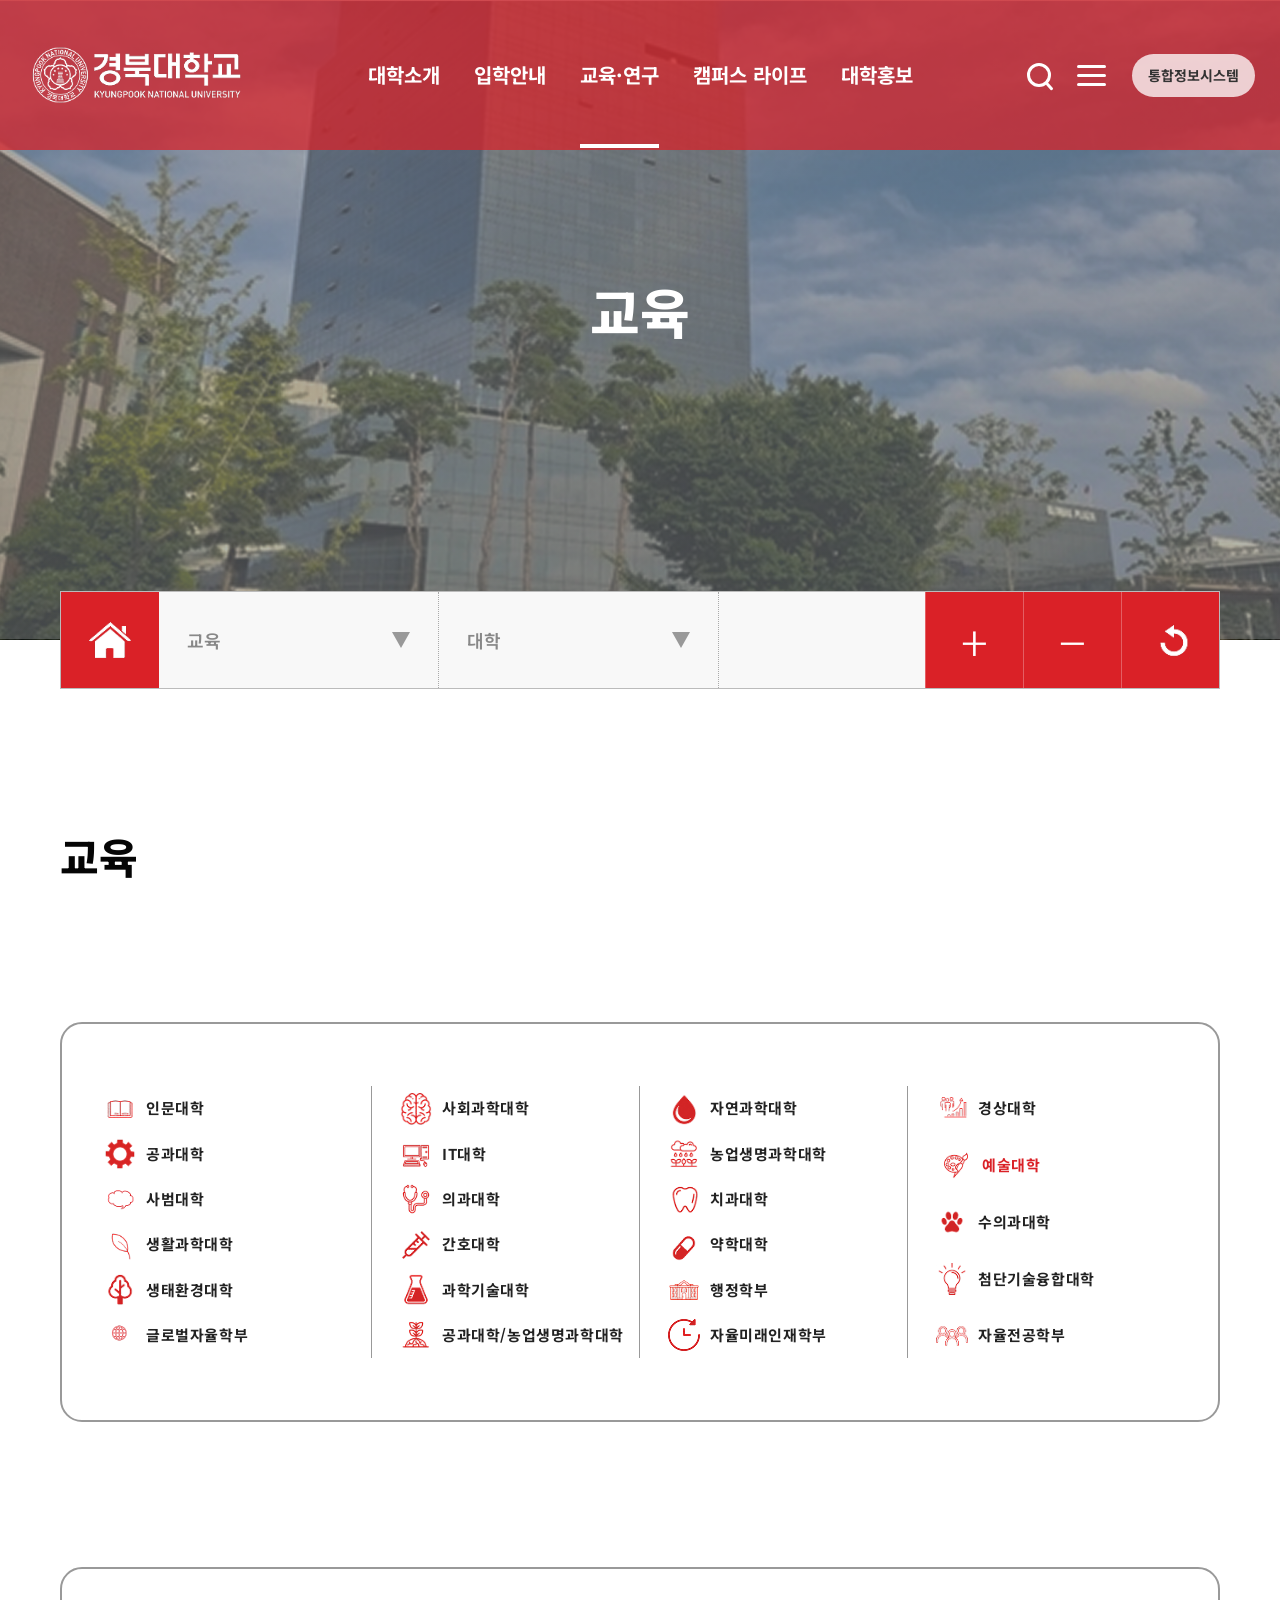
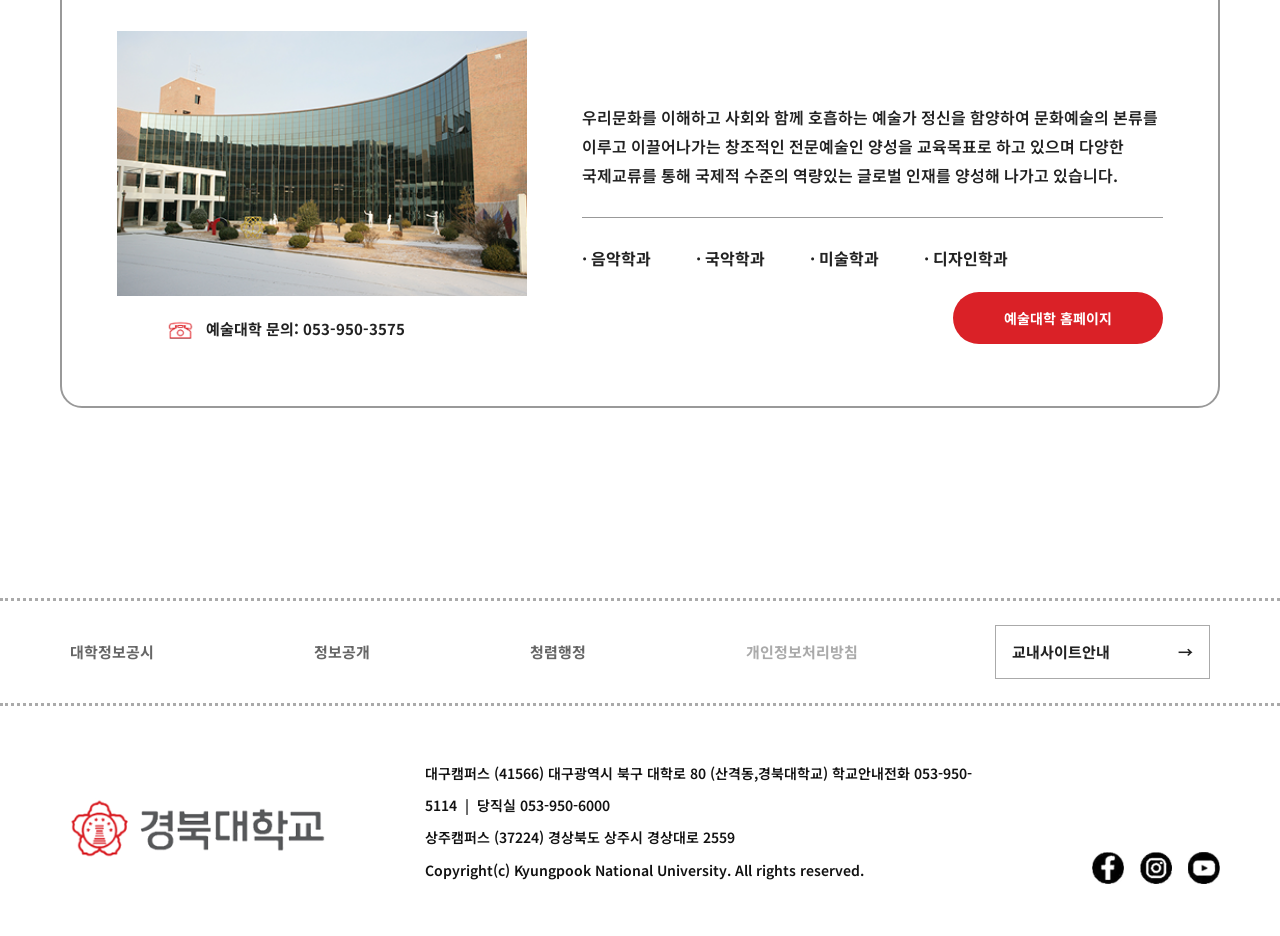
<file: education.html>
<!DOCTYPE html>
<html lang="ko">
<head>
  <meta charset="UTF-8">
  <meta name="viewport" content="width=device-width, initial-scale=1.0">
  <title>교육 | 경북대학교</title>
  <link rel="icon" href="images/favicon.ico">
  <link rel="preconnect" href="https://fonts.googleapis.com">
  <link rel="preconnect" href="https://fonts.gstatic.com" crossorigin>
  <link href="https://fonts.googleapis.com/css2?family=Noto+Sans+KR:wght@400;500;600;700;800&display=swap" rel="stylesheet">
  <link rel="stylesheet" href="css/reset.css">
  <link rel="stylesheet" href="css/main.css">
</head>
<body class="education-page">
  <div id="wrap">
    <header class="intro-header">
      <div class="intro-header-inner">
        <a class="intro-logo" href="index.html"><img src="images/main_logo.png" alt="경북대학교"></a>
        <nav class="intro-gnb" aria-label="주요 메뉴">
          <a href="introduce.html">대학소개</a>
          <a href="admission.html">입학안내</a>
          <a href="education.html" class="active">교육·연구</a>
          <a href="campus.html">캠퍼스 라이프</a>
          <a href="promotion.html">대학홍보</a>
        </nav>
        <div class="intro-utils">
          <button class="search-icon" type="button" aria-label="검색"></button>
          <button class="menu-icon" type="button" aria-label="전체 메뉴"><i></i><i></i><i></i></button>
          <a href="https://appfn.knu.ac.kr/login.knu?agentId=4" class="system-link" target="_blank" rel="noopener noreferrer">통합정보시스템</a>
        </div>
      </div>
    </header>

    <main>
      <section class="education-hero"><h1>교육</h1></section>

      <nav class="location-bar education-location" aria-label="현재 위치">
        <a href="index.html" class="home-link" aria-label="홈"><img src="images/home_icon.png" alt=""></a>
        <button type="button">교육 <span></span></button>
        <button type="button">대학 <span></span></button>
        <div class="location-spacer"></div>
        <button class="size-button increase" type="button" aria-label="글자 크게">+</button>
        <button class="size-button decrease" type="button" aria-label="글자 작게">−</button>
        <button class="size-button reset-size" type="button" aria-label="글자 크기 초기화"><img src="images/reset_img.png" alt=""></button>
      </nav>

      <section class="education-content">
        <h2>교육</h2>

        <div class="college-directory">
          <ul>
            <li><img src="images/education_icon01.png" alt=""><span>인문대학</span></li>
            <li><img src="images/education_icon02.png" alt=""><span>공과대학</span></li>
            <li><img src="images/education_icon03.png" alt=""><span>사범대학</span></li>
            <li><img src="images/education_icon04.png" alt=""><span>생활과학대학</span></li>
            <li><img src="images/education_icon05.png" alt=""><span>생태환경대학</span></li>
            <li><img src="images/education_icon06.png" alt=""><span>글로벌자율학부</span></li>
          </ul>
          <ul>
            <li><img src="images/education_icon07.png" alt=""><span>사회과학대학</span></li>
            <li><img src="images/education_icon08.png" alt=""><span>IT대학</span></li>
            <li><img src="images/education_icon09.png" alt=""><span>의과대학</span></li>
            <li><img src="images/education_icon010.png" alt=""><span>간호대학</span></li>
            <li><img src="images/education_icon011.png" alt=""><span>과학기술대학</span></li>
            <li><img src="images/education_icon012.png" alt=""><span>공과대학/농업생명과학대학</span></li>
          </ul>
          <ul>
            <li><img src="images/education_icon013.png" alt=""><span>자연과학대학</span></li>
            <li><img src="images/education_icon014.png" alt=""><span>농업생명과학대학</span></li>
            <li><img src="images/education_icon015.png" alt=""><span>치과대학</span></li>
            <li><img src="images/education_icon016.png" alt=""><span>약학대학</span></li>
            <li><img src="images/education_icon017.png" alt=""><span>행정학부</span></li>
            <li><img src="images/education_icon018.png" alt=""><span>자율미래인재학부</span></li>
          </ul>
          <ul>
            <li><img src="images/education_icon019.png" alt=""><span>경상대학</span></li>
            <li class="active"><img src="images/education_icon020.png" alt=""><span>예술대학</span></li>
            <li><img src="images/education_icon021.png" alt=""><span>수의과대학</span></li>
            <li><img src="images/education_icon022.png" alt=""><span>첨단기술융합대학</span></li>
            <li><img src="images/education_icon023.png" alt=""><span>자율전공학부</span></li>
          </ul>
        </div>

        <article class="college-detail">
          <div class="college-image">
            <img src="images/education_img.png" alt="경북대학교 예술대학 건물">
            <p><img src="images/education_phone_icon.png" alt="">예술대학 문의: 053-950-3575</p>
          </div>
          <div class="college-copy">
            <p>우리문화를 이해하고 사회와 함께 호흡하는 예술가 정신을 함양하여 문화예술의 본류를 이루고 이끌어나가는 창조적인 전문예술인 양성을 교육목표로 하고 있으며 다양한 국제교류를 통해 국제적 수준의 역량있는 글로벌 인재를 양성해 나가고 있습니다.</p>
            <div class="department-list">
              <span>· 음악학과</span><span>· 국악학과</span><span>· 미술학과</span><span>· 디자인학과</span>
            </div>
            <a href="https://www.bing.com/search?q=%EA%B2%BD%EB%B6%81%EB%8C%80%ED%95%99%EA%B5%90%20%EC%98%88%EC%88%A0%EB%8C%80%ED%95%99&qs=n&form=QBRE&sp=-1&lq=0&pq=%EA%B2%BD%EB%B6%81%EB%8C%80%ED%95%99%EA%B5%90%20%EC%98%88%EC%88%A0%EB%8C%80%ED%95%99&sc=8-10&sk=&cvid=D6FA8032D8AE405D9A2B67619AE63AF9" target="_blank" rel="noopener noreferrer">예술대학 홈페이지</a>
          </div>
        </article>
      </section>
    </main>

    <footer class="intro-footer">
      <div class="intro-footer-links">
        <div>
          <a href="#">대학정보공시</a><a href="#">정보공개</a><a href="#">청렴행정</a><a href="#" class="muted">개인정보처리방침</a>
        </div>
        <a href="#" class="campus-sites">교내사이트안내 <span>→</span></a>
      </div>
      <div class="intro-footer-bottom">
        <img src="images/footer_logo.png" class="intro-footer-logo" alt="경북대학교">
        <div class="intro-address">
          <p>대구캠퍼스 (41566) 대구광역시 북구 대학로 80 (산격동,경북대학교) 학교안내전화 053-950-5114&nbsp; | &nbsp;당직실 053-950-6000</p>
          <p>상주캠퍼스 (37224) 경상북도 상주시 경상대로 2559</p>
          <p>Copyright(c) Kyungpook National University. All rights reserved.</p>
        </div>
        <div class="intro-footer-sns">
          <a href="https://www.facebook.com/knuofficial1946" target="_blank" rel="noopener noreferrer"><img src="images/footer_facebook.png" alt="페이스북"></a>
          <a href="https://www.instagram.com/knuofficial/" target="_blank" rel="noopener noreferrer"><img src="images/footer_insta.png" alt="인스타그램"></a>
          <a href="https://www.youtube.com/channel/UCzwooQuzcU_uBSEMX3G7cDw" target="_blank" rel="noopener noreferrer"><img src="images/footer_youtube.png" alt="유튜브"></a>
        </div>
      </div>
    </footer>
  </div>
  <script src="js/main.js"></script>
  <script>
    (() => {
      const root = document.documentElement;
      let scale = 100;
      const apply = () => root.style.fontSize = scale + '%';
      document.querySelector('.increase').addEventListener('click', () => { scale = Math.min(scale + 10, 130); apply(); });
      document.querySelector('.decrease').addEventListener('click', () => { scale = Math.max(scale - 10, 80); apply(); });
      document.querySelector('.reset-size').addEventListener('click', () => { scale = 100; apply(); });
    })();
  </script>
</body>
</html>
</file>
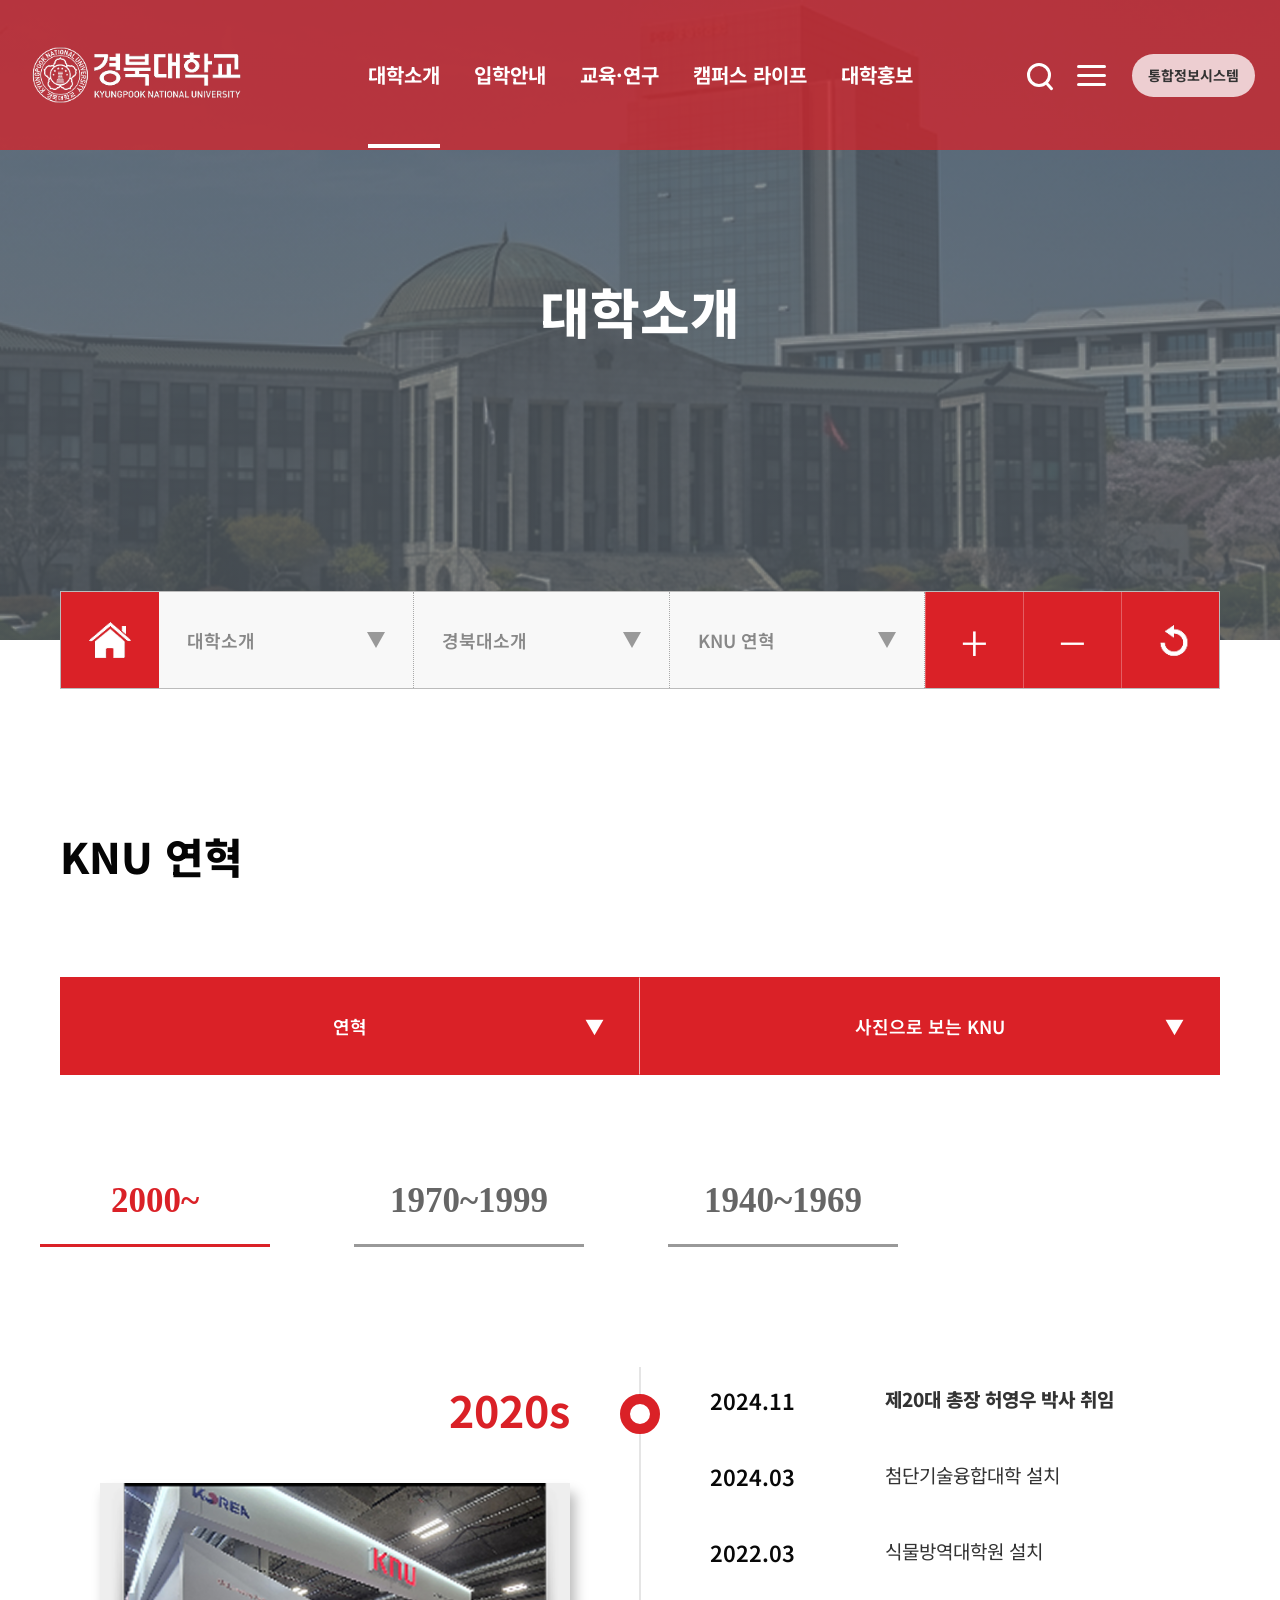
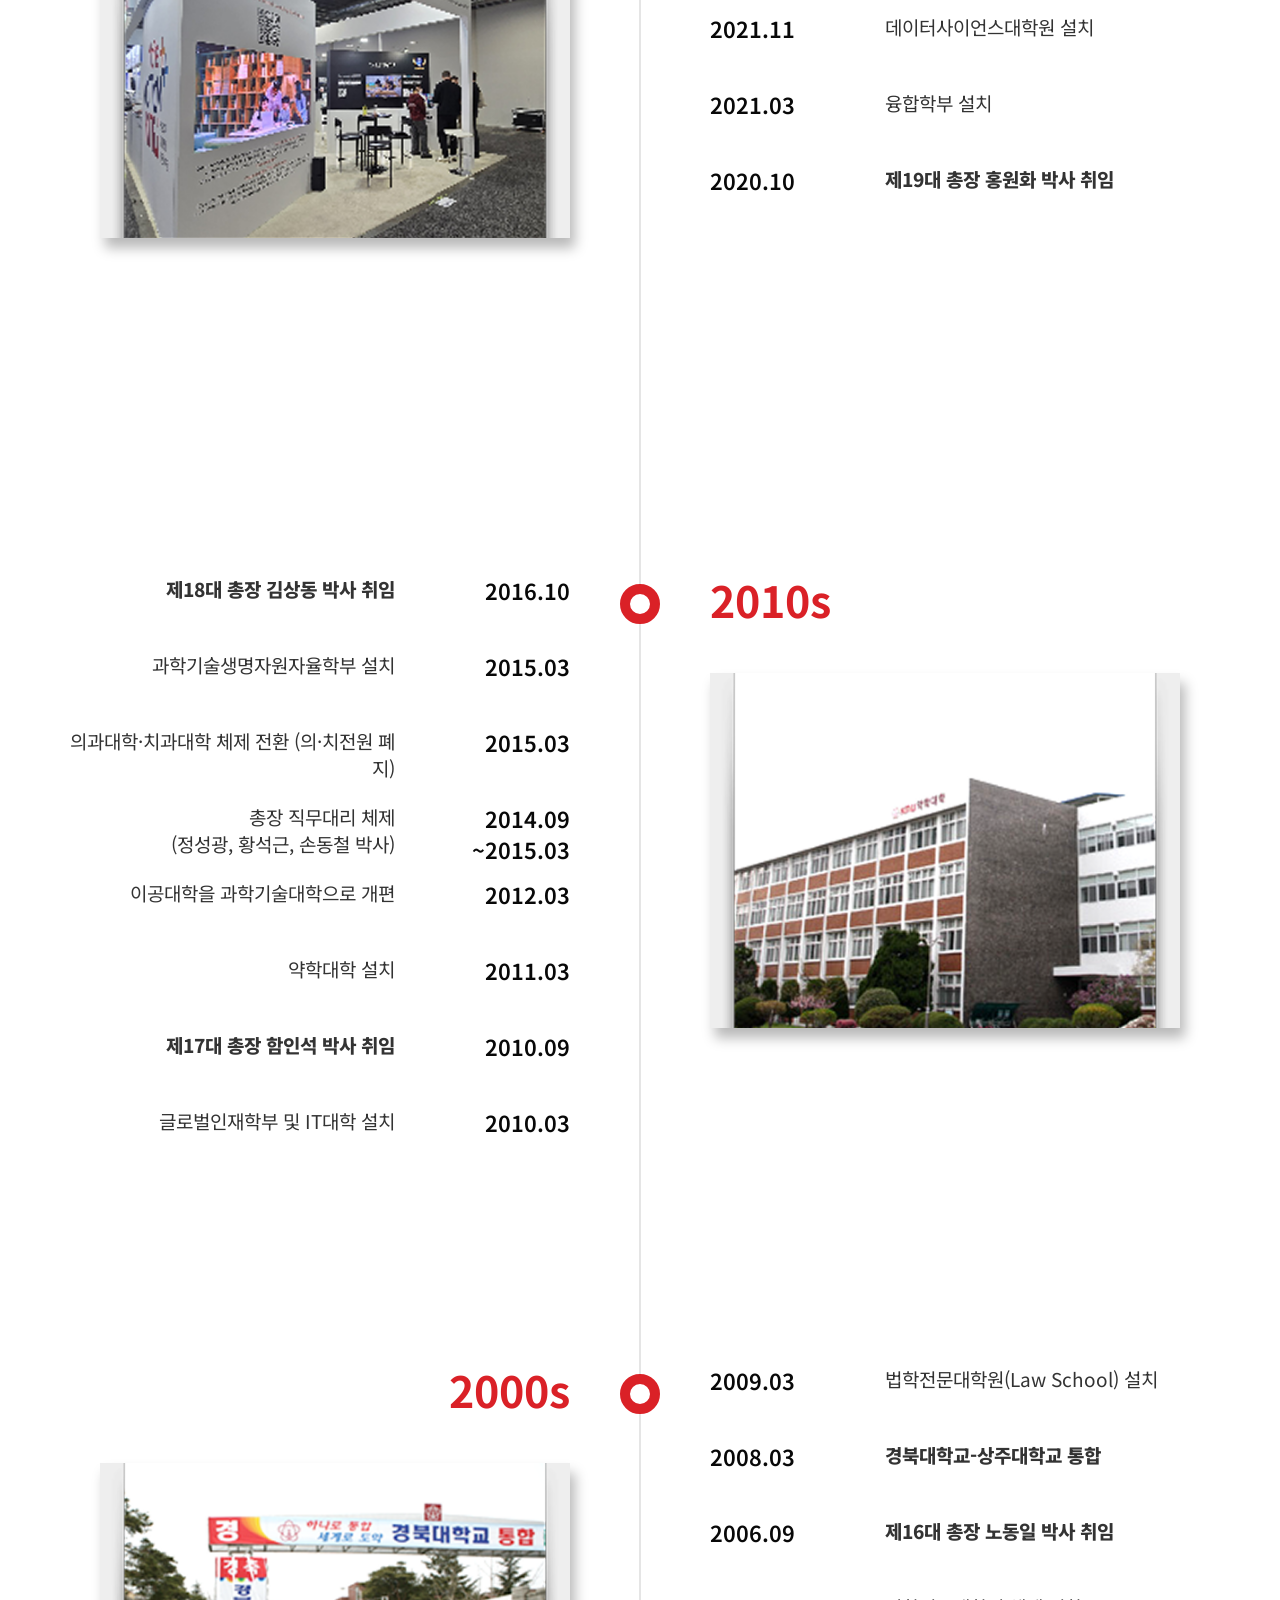
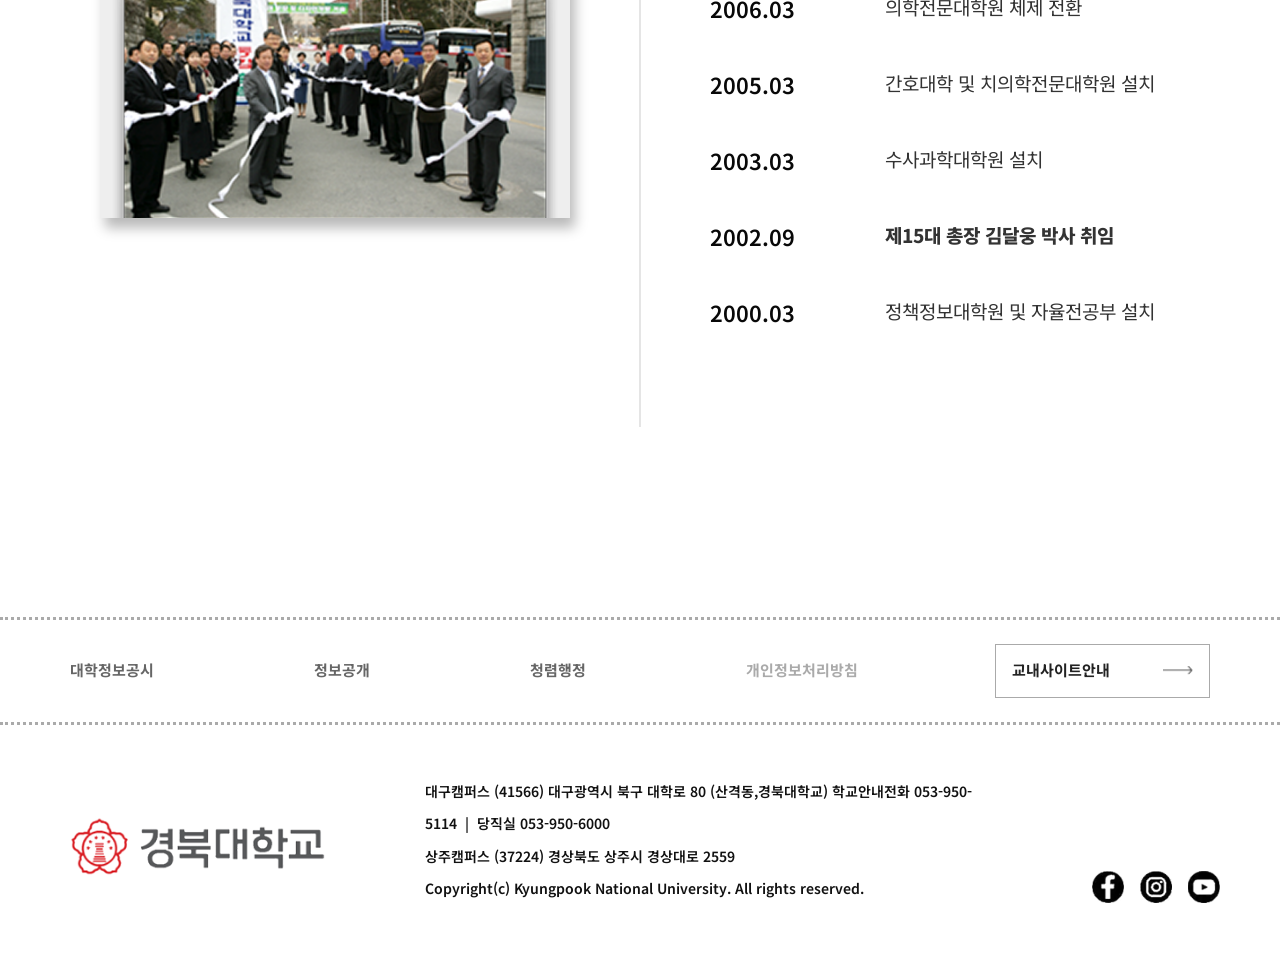
<file: introduce.html>
<!DOCTYPE html>
<html lang="ko">
<head>
  <meta charset="UTF-8">
  <meta name="viewport" content="width=device-width, initial-scale=1.0">
  <title>KNU 연혁 | 경북대학교</title>
  <link rel="icon" href="images/favicon.ico">
  <link rel="preconnect" href="https://fonts.googleapis.com">
  <link rel="preconnect" href="https://fonts.gstatic.com" crossorigin>
  <link href="https://fonts.googleapis.com/css2?family=Noto+Sans+KR:wght@400;500;600;700;800&display=swap" rel="stylesheet">
  <link rel="stylesheet" href="css/reset.css">
  <link rel="stylesheet" href="css/main.css">
</head>
<body class="intro-page">
  <div id="wrap">
    <header class="intro-header">
      <div class="intro-header-inner">
        <a class="intro-logo" href="index.html">
          <img src="images/main_logo.png" alt="경북대학교">
        </a>
        <nav class="intro-gnb" aria-label="주요 메뉴">
          <a href="introduce.html" class="active">대학소개</a>
          <a href="admission.html">입학안내</a>
          <a href="education.html">교육·연구</a>
          <a href="campus.html">캠퍼스 라이프</a>
          <a href="promotion.html">대학홍보</a>
        </nav>
        <div class="intro-utils">
          <button class="search-icon" type="button" aria-label="검색"></button>
          <button class="menu-icon" type="button" aria-label="전체 메뉴"><i></i><i></i><i></i></button>
          <a href="https://appfn.knu.ac.kr/login.knu?agentId=4" class="system-link" target="_blank" rel="noopener noreferrer">통합정보시스템</a>
        </div>
      </div>
    </header>

    <main>
      <section class="intro-hero">
        <h1>대학소개</h1>
      </section>

      <nav class="location-bar" aria-label="현재 위치">
        <a href="index.html" class="home-link" aria-label="홈">
          <img src="images/home_icon.png" alt="">
        </a>
        <button type="button">대학소개 <span></span></button>
        <button type="button">경북대소개 <span></span></button>
        <button type="button">KNU 연혁 <span></span></button>
        <div class="location-spacer"></div>
        <button class="size-button increase" type="button" aria-label="글자 크게">+</button>
        <button class="size-button decrease" type="button" aria-label="글자 작게">−</button>
        <button class="size-button reset-size" type="button" aria-label="글자 크기 초기화"><img src="images/reset_img.png" alt=""></button>
      </nav>

      <section class="history-section">
        <h2>KNU 연혁</h2>

        <div class="history-modes">
          <button type="button">연혁 <span>▼</span></button>
          <button type="button">사진으로 보는 KNU <span>▼</span></button>
        </div>

        <div class="period-tabs" role="tablist" aria-label="연혁 기간">
          <button class="active" type="button" role="tab">2000~</button>
          <button type="button" role="tab">1970~1999</button>
          <button type="button" role="tab">1940~1969</button>
        </div>

        <div class="timeline">
          <article class="timeline-row row-right">
            <div class="timeline-visual">
              <h3>2020s</h3>
              <div class="history-photo"><img src="images/intro_img01.png" alt="2025 경북대 전시관"></div>
            </div>
            <span class="timeline-dot"></span>
            <ul class="timeline-list">
              <li><time>2024.11</time><strong>제20대 총장 허영우 박사 취임</strong></li>
              <li><time>2024.03</time><span>첨단기술융합대학 설치</span></li>
              <li><time>2022.03</time><span>식물방역대학원 설치</span></li>
              <li><time>2021.11</time><span>데이터사이언스대학원 설치</span></li>
              <li><time>2021.03</time><span>융합학부 설치</span></li>
              <li><time>2020.10</time><strong>제19대 총장 홍원화 박사 취임</strong></li>
            </ul>
          </article>

          <article class="timeline-row row-left">
            <ul class="timeline-list">
              <li><strong>제18대 총장 김상동 박사 취임</strong><time>2016.10</time></li>
              <li><span>과학기술생명자원자율학부 설치</span><time>2015.03</time></li>
              <li><span>의과대학·치과대학 체제 전환 (의·치전원 폐지)</span><time>2015.03</time></li>
              <li><span>총장 직무대리 체제<br>(정성광, 황석근, 손동철 박사)</span><time>2014.09<br>~2015.03</time></li>
              <li><span>이공대학을 과학기술대학으로 개편</span><time>2012.03</time></li>
              <li><span>약학대학 설치</span><time>2011.03</time></li>
              <li><strong>제17대 총장 함인석 박사 취임</strong><time>2010.09</time></li>
              <li><span>글로벌인재학부 및 IT대학 설치</span><time>2010.03</time></li>
            </ul>
            <span class="timeline-dot"></span>
            <div class="timeline-visual">
              <h3>2010s</h3>
              <div class="history-photo"><img src="images/intro_img02.png" alt="약학대학 건물"></div>
            </div>
          </article>

          <article class="timeline-row row-right">
            <div class="timeline-visual">
              <h3>2000s</h3>
              <div class="history-photo"><img src="images/intro_img03.png" alt="경북대학교와 상주대학교 통합 행사"></div>
            </div>
            <span class="timeline-dot"></span>
            <ul class="timeline-list">
              <li><time>2009.03</time><span>법학전문대학원(Law School) 설치</span></li>
              <li><time>2008.03</time><strong>경북대학교-상주대학교 통합</strong></li>
              <li><time>2006.09</time><strong>제16대 총장 노동일 박사 취임</strong></li>
              <li><time>2006.03</time><span>의학전문대학원 체제 전환</span></li>
              <li><time>2005.03</time><span>간호대학 및 치의학전문대학원 설치</span></li>
              <li><time>2003.03</time><span>수사과학대학원 설치</span></li>
              <li><time>2002.09</time><strong>제15대 총장 김달웅 박사 취임</strong></li>
              <li><time>2000.03</time><span>정책정보대학원 및 자율전공부 설치</span></li>
            </ul>
          </article>
        </div>
      </section>
    </main>

    <footer class="intro-footer">
      <div class="intro-footer-links">
        <div>
          <a href="#">대학정보공시</a>
          <a href="#">정보공개</a>
          <a href="#">청렴행정</a>
          <a href="#" class="muted">개인정보처리방침</a>
        </div>
        <a href="#" class="campus-sites">교내사이트안내 <img src="images/footer_arrow.png" alt=""></a>
      </div>
      <div class="intro-footer-bottom">
        <img src="images/footer_logo.png" class="intro-footer-logo" alt="경북대학교">
        <div class="intro-address">
          <p>대구캠퍼스 (41566) 대구광역시 북구 대학로 80 (산격동,경북대학교) 학교안내전화 053-950-5114&nbsp; | &nbsp;당직실 053-950-6000</p>
          <p>상주캠퍼스 (37224) 경상북도 상주시 경상대로 2559</p>
          <p>Copyright(c) Kyungpook National University. All rights reserved.</p>
        </div>
        <div class="intro-footer-sns">
          <a href="https://www.facebook.com/knuofficial1946" target="_blank" rel="noopener noreferrer"><img src="images/footer_facebook.png" alt="페이스북"></a>
          <a href="https://www.instagram.com/knuofficial/" target="_blank" rel="noopener noreferrer"><img src="images/footer_insta.png" alt="인스타그램"></a>
          <a href="https://www.youtube.com/channel/UCzwooQuzcU_uBSEMX3G7cDw" target="_blank" rel="noopener noreferrer"><img src="images/footer_youtube.png" alt="유튜브"></a>
        </div>
      </div>
    </footer>
  </div>

  <script src="js/main.js"></script>
  <script>
    (() => {
      const root = document.documentElement;
      let scale = 100;
      const apply = () => root.style.fontSize = scale + '%';
      document.querySelector('.increase').addEventListener('click', () => {
        scale = Math.min(scale + 10, 130);
        apply();
      });
      document.querySelector('.decrease').addEventListener('click', () => {
        scale = Math.max(scale - 10, 80);
        apply();
      });
      document.querySelector('.reset-size').addEventListener('click', () => {
        scale = 100;
        apply();
      });
    })();
  </script>
</body>
</html>
</file>
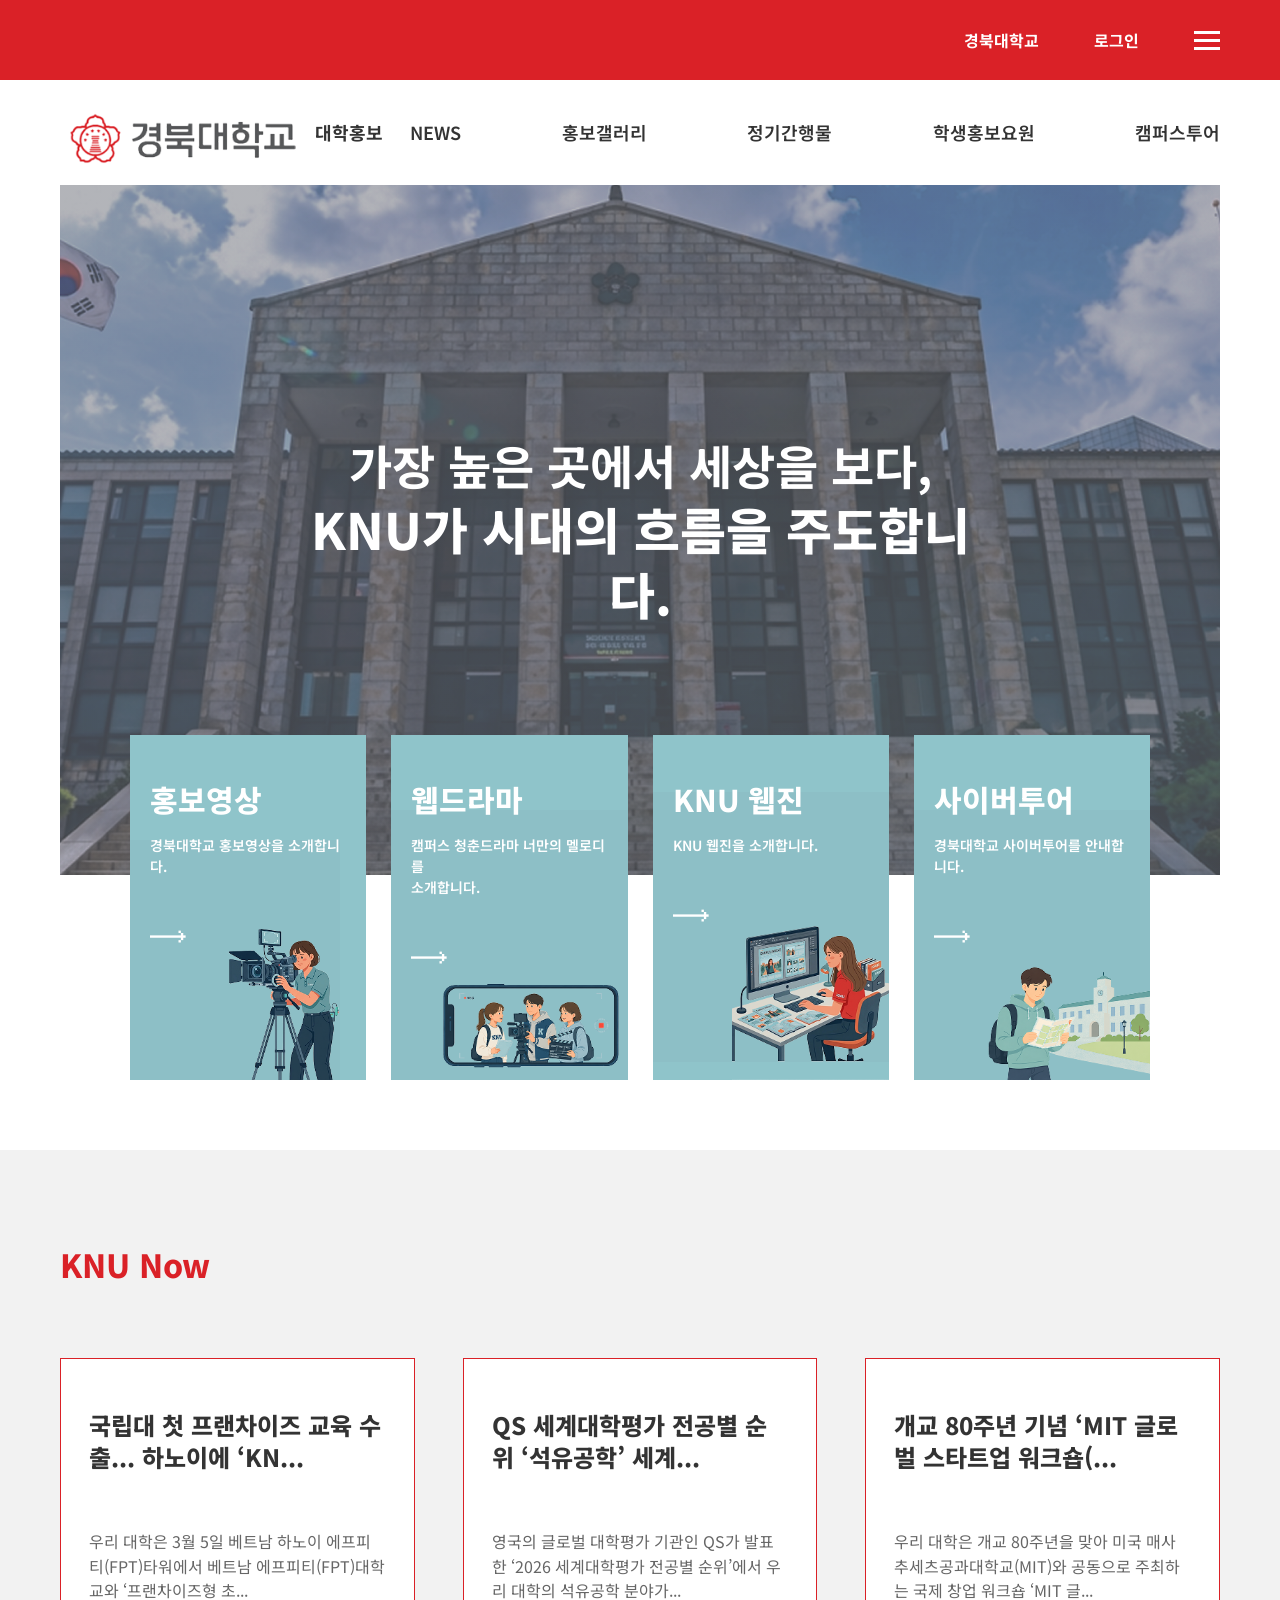
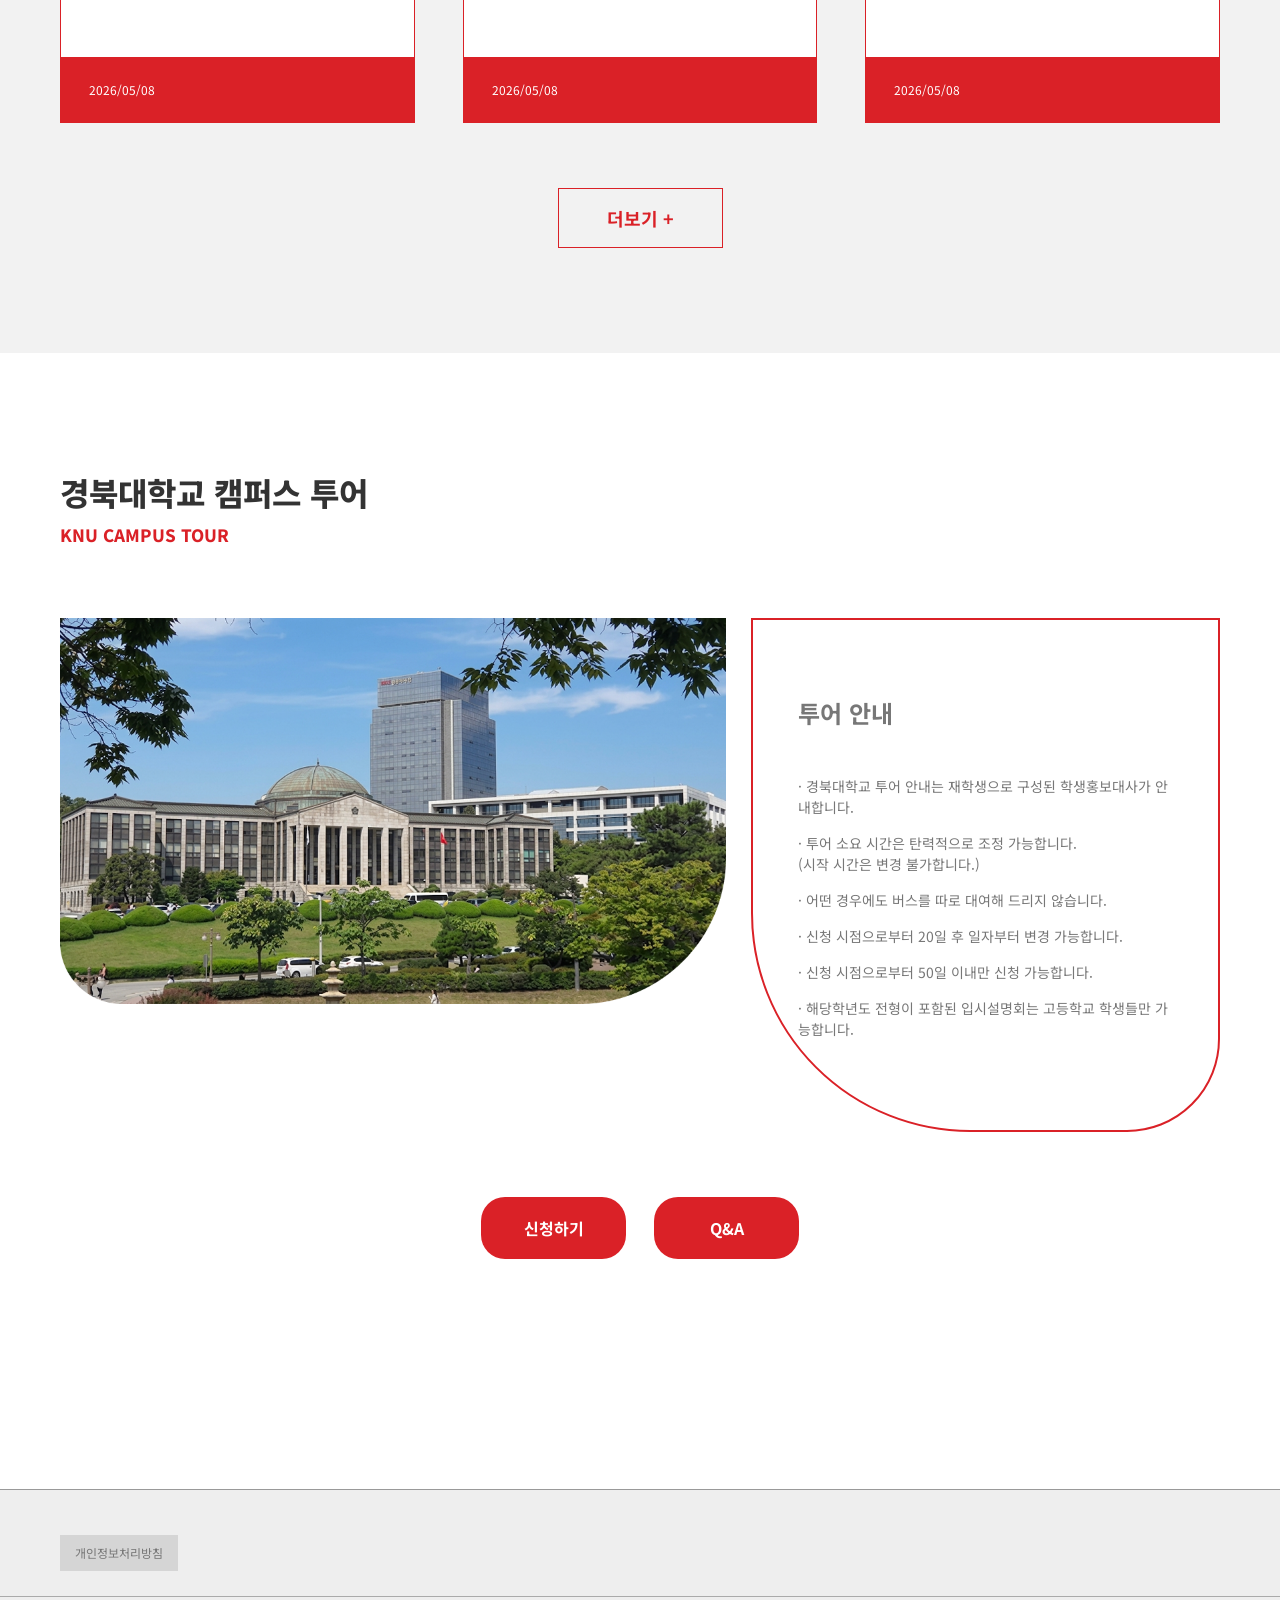
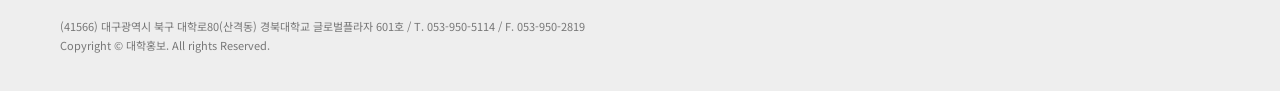
<file: promotion.html>
<!DOCTYPE html>
<html lang="ko">
<head>
  <meta charset="UTF-8">
  <meta name="viewport" content="width=device-width, initial-scale=1.0">
  <title>대학홍보 | 경북대학교</title>
  <link rel="icon" href="images/favicon.ico">
  <link rel="preconnect" href="https://fonts.googleapis.com">
  <link rel="preconnect" href="https://fonts.gstatic.com" crossorigin>
  <link href="https://fonts.googleapis.com/css2?family=Noto+Sans+KR:wght@400;500;600;700;800&display=swap" rel="stylesheet">
  <link rel="stylesheet" href="css/reset.css">
  <link rel="stylesheet" href="css/main.css">
</head>
<body class="promotion-page">
  <div id="wrap">
    <header class="promotion-header">
      <div class="promotion-top">
        <div><a href="index.html">경북대학교</a><a href="#">로그인</a><button type="button" aria-label="전체 메뉴"><i></i><i></i><i></i></button></div>
      </div>
      <div class="promotion-nav">
        <a href="index.html" class="promotion-brand"><img src="images/promo_logo.png" alt="경북대학교"><strong>대학홍보</strong></a>
        <nav aria-label="대학홍보 메뉴">
          <a href="#">NEWS</a><a href="#">홍보갤러리</a><a href="#">정기간행물</a><a href="#">학생홍보요원</a><a href="#">캠퍼스투어</a>
        </nav>
      </div>
    </header>

    <main>
      <section class="promotion-hero">
        <div class="promotion-hero-bg">
          <h1>가장 높은 곳에서 세상을 보다,<br>KNU가 시대의 흐름을 주도합니다.</h1>
        </div>
        <div class="promotion-menu-cards">
          <a href="#"><h2>홍보영상</h2><p>경북대학교 홍보영상을 소개합니다.</p><span>⟶</span><img src="images/promo_img1.png" alt=""></a>
          <a href="#"><h2>웹드라마</h2><p>캠퍼스 청춘드라마 너만의 멜로디를 <br>소개합니다.</p><span>⟶</span><img src="images/promo_img2.png" alt=""></a>
          <a href="#"><h2>KNU 웹진</h2><p>KNU 웹진을 소개합니다.</p><span>⟶</span><img src="images/promo_img3.png" alt=""></a>
          <a href="#"><h2>사이버투어</h2><p>경북대학교 사이버투어를 안내합니다.</p><span>⟶</span><img src="images/promo_img4.png" alt=""></a>
        </div>
      </section>

      <section class="knu-now">
        <div class="promotion-container">
          <h2>KNU <em>Now</em></h2>
          <div class="promo-news-grid">
            <a href="#"><h3>국립대 첫 프랜차이즈 교육 수출... 하노이에 ‘KN...</h3><p>우리 대학은 3월 5일 베트남 하노이 에프피티(FPT)타워에서 베트남 에프피티(FPT)대학교와 ‘프랜차이즈형 초...</p><time>2026/05/08</time></a>
            <a href="#"><h3>QS 세계대학평가 전공별 순위 ‘석유공학’ 세계...</h3><p>영국의 글로벌 대학평가 기관인 QS가 발표한 ‘2026 세계대학평가 전공별 순위’에서 우리 대학의 석유공학 분야가...</p><time>2026/05/08</time></a>
            <a href="#"><h3>개교 80주년 기념 ‘MIT 글로벌 스타트업 워크숍(...</h3><p>우리 대학은 개교 80주년을 맞아 미국 매사추세츠공과대학교(MIT)와 공동으로 주최하는 국제 창업 워크숍 ‘MIT 글...</p><time>2026/05/08</time></a>
          </div>
          <a href="#" class="promo-more">더보기 +</a>
        </div>
      </section>

      <section class="campus-tour">
        <div class="promotion-container">
          <h2>경북대학교 캠퍼스 투어<small>KNU CAMPUS TOUR</small></h2>
          <div class="tour-layout">
            <img src="images/promo_tour_img.png" alt="경북대학교 본관 전경">
            <div class="tour-guide">
              <h3>투어 안내</h3>
              <ul>
                <li>경북대학교 투어 안내는 재학생으로 구성된 학생홍보대사가 안내합니다.</li>
                <li>투어 소요 시간은 탄력적으로 조정 가능합니다.<br>(시작 시간은 변경 불가합니다.)</li>
                <li>어떤 경우에도 버스를 따로 대여해 드리지 않습니다.</li>
                <li>신청 시점으로부터 20일 후 일자부터 변경 가능합니다.</li>
                <li>신청 시점으로부터 50일 이내만 신청 가능합니다.</li>
                <li>해당학년도 전형이 포함된 입시설명회는 고등학교 학생들만 가능합니다.</li>
              </ul>
            </div>
          </div>
          <div class="tour-actions"><a href="#">신청하기</a><a href="#">Q&amp;A</a></div>
        </div>
      </section>
    </main>

    <footer class="promotion-footer">
      <div class="promotion-container">
        <a href="#">개인정보처리방침</a>
      </div>
      <div class="promotion-footer-line" aria-hidden="true"></div>
      <div class="promotion-container">
        <p>(41566) 대구광역시 북구 대학로80(산격동) 경북대학교 글로벌플라자 601호 / T. 053-950-5114 / F. 053-950-2819<br>Copyright © 대학홍보. All rights Reserved.</p>
      </div>
    </footer>
  </div>
  <script src="js/main.js"></script>
</body>
</html>
</file>
<file: css/main.css>
body{
  font-family: "Inter", sans-serif;
  color: #333;
}

#wrap{
  width: 100%;
  min-width: 1400px;
  overflow: hidden;
}

.inner{
  max-width: 1550px;
  margin: 0 auto;
  padding: 0 40px;
}

/* 공통 */
.flex-between{
  display: flex;
  justify-content: space-between;
  align-items: center;
}
.flex-end{
  display: flex;
  justify-content: flex-end;
  align-items: center;
}
.align-bottom{
  align-items: flex-end;
}

/* 1 */
.main-visual{
  position: relative;
  width: 100%;
  height: 100vh;
  background-image: url(../images/main_bg.png);
  background-size: cover;
  background-position: center;
  background-repeat: no-repeat;
}

.header{
  position: absolute;
  top: 0;
  left: 0;
  width: 100%;
  height: 165px;
  background-color: rgba(104, 61, 17, 0.4);
  padding: 30px 0;
  color: #fff;
  z-index: 10;
}

.header .inner{
  height: 100%;
}

.header .logo img{
  height: 60px;
  width: auto;
  display: block;
  margin-top: 27px;
}

.gnb ul{
  display: flex;
  gap: 75px;
}

.gnb ul li a{
  font-weight: 600;
  font-size: 20px;
  color: #fff;
  transition: opacity 0.3s;
}

.gnb ul li a:hover{
  opacity: 0.7;
}

.util{
  display: flex;
  align-items: center;
  gap: 30px;
}

.util .btn-icon{
  color: #fff;
  font-size: 20px;
}

.util .btn-red{
  background-color: rgba(218, 33, 39, 0.7);
  color: #fff;
  padding: 10px 24px;
  border-radius: 50px;
  font-weight: bold;
  font-size: 14px;
  transition: background-color 0.3s ease;
}

.util .btn-red:hover{
  background-color: #DA2127; 
}

.visual-content{
  position: absolute;
  bottom: 80px;
  width: 100%;
  color: #fff;
  z-index: 10;
}

.anni-box{
  display: flex;
  align-items: center;
  gap: 30px;
}

.anni-logo{
  width: 150px;
}

.anni-txt h2{
  font-size: 38px;
  line-height: 1.2;
  font-weight: 800;
  margin-bottom: 12px;
}

.anni-txt p{
  font-size: 18px;
  font-weight: 400;
}

.insight{
  text-align: right;
}

.insight h3{
  font-size: 28px;
  font-weight: 700;
  margin-bottom: 20px;
  padding-right: 10px;
}

.insight ul{
  display: flex;
  flex-direction: column;
  gap: 12px;
}

.insight ul li a{
  display: inline-block;
  background-color: rgba(255, 255, 255, 0.9);
  color: #333;
  padding: 14px 18px;
  border-radius: 50px;
  font-weight: 700;
  font-size: 15px;
  text-align: center;
  min-width: 180px;
  transition: background 0.3s;
}

.insight ul li a:hover{
  background-color: #fff;
}

.align-top {
  align-items: flex-start;
}


/* 3 */
.notice{
  min-height: 100vh;
  padding: 100px 0;
  display: flex;
  align-items: center;
  background-image: url(../images/notice_bg.png);
  background-size: cover;
  background-position: center;
  background-repeat: no-repeat;
  box-sizing: border-box;
}

.notice > .inner{
  width: 100%;
  transform: translateY(-45px);
}

.sec-title{
  font-size: 36px;
  font-weight: 800;
  color: #000;
  margin-bottom: 50px;
  margin-left: 20px;
  margin-top: 50px;
}

.notice-wrap{
  display: flex;
  justify-content: space-between;
  align-items: center;
  gap: 50px;
  margin-top: 112px;
}

.card-area{
  display: flex;
  gap: 20px;
  width: 987px;
}
.notice-card{
 width: calc(100% / 3);
}
.notice-card .txt-box{
  border: 2px solid #BCBDC1;
  border-radius: 15px;
  background-color: #fff;
}

.notice-card .dot{
  display: block;
  width: 24px;
  height: 24px;
  background-color: #DA2127;
  border-radius: 50%;
  margin: 0 auto 10px;
}

.card-txt{
  height: 278px;
  text-align: center;
  flex-grow: 1;
  display: flex;
  align-items: center;
  justify-content: center;
}

.card-txt h3{
  font-size: 21px;
  font-weight: 700;
  line-height: 1.4;
  color: #000;
}

.card-btn{
  display: flex;
  background-color: #DA2127;
  color: #fff;
  align-items: center;
  text-align: center;
  height: 86px;
  border-radius: 0 0 13px 13px;
  font-weight: 400;
  font-size: 17px;
  justify-content: center;
}

.list-area{
  width: calc(100% - 987px);
  display: flex;
  flex-direction: column;
}

.tab-menu{
  display: flex;
  justify-content: flex-end;
  gap: 15px;
  margin-bottom: 15px;
}

.tab-menu a{
  font-size: 15px;
  font-weight: 700;
  color: #333;
}

.tab-menu a.active{
  background-color: #DA2127;
  color: #fff;
  padding: 3px 16px;
  border-radius: 20px;
}

.list-box{
  background-color: #f2f1eb;
  border: 1px solid #BCBDC1;
  border-radius: 15px;
  padding: 50px;
  flex-grow: 1;
}

.list-box ul{
  display: flex;
  flex-direction: column;
  height: 100%;
  justify-content: space-between;
}

.list-box ul li{
  border-bottom: 1px solid #BCBDC1;
  padding-bottom: 7px;
  margin-bottom: 15px;
}

.list-box ul li:last-child{
  border-bottom: none;
  padding-bottom: 0;
}

.list-box ul li a{
  font-size: 15px;
  color: #333;
  display: block;
  white-space: nowrap;
  overflow: hidden;
  text-overflow: ellipsis;
}

.card-btn:hover{
  opacity: 0.8;
  transition: opacity 0.3s ease; 
}

.card-btn{
  transition: opacity 0.3s ease;
}

/* 4 */
.cal-content .cal-table-wrap{
  width: 50%;
}

.cal-content .cal-table-wrap .cal-nav{
  text-align: center;
  margin-bottom: 25px;
}

.cal-content .cal-table-wrap .cal-table{
  width: 100%;
}

.bg-section{
  width: 100%;
  min-height: 100vh;
  padding: 100px 0;
  display: flex;
  align-items: center;
  background-image: url(../images/calendar_bg.png);
  background-size: cover;
  background-position: center;
  background-repeat: no-repeat;
  box-sizing: border-box;
}

.bg-section > .inner{
  width: 100%;
}

.cal-top {
  display: flex;
  justify-content: space-between; 
  align-items: center;            
  padding-bottom: 20px;
  margin-bottom: 30px;
}

.cal-title-box {
  display: flex;
  flex-direction: column;
  gap: 8px;
}

.cal-title {
  font-size: 36px;   
  font-weight: 800;    
  color: #111;
  line-height: 1;
  margin-bottom: 40px;
}

.cal-subtitle {
  font-size: 28px;
  font-weight: 600;    
  color: #333;
  letter-spacing: 0.5px;
}


.cal-nav button {
  background: none;
  border: none;
  font-size: 18px;
  font-weight: 800;
  color: #999;
  cursor: pointer;
}

.cal-month {
  font-size: 20px;     
  font-weight: 700;   
  color: #333;     
  letter-spacing: 1px;
}

.cal-table{
  width: 100%;
  border-collapse: collapse;
  table-layout: fixed;
}

.cal-table td{
  border: 1px solid #b6b5b4;
}

.cal-table th{
  padding: 12px 0;
  font-size: 15px;
  font-weight: 800;
  color: #555;
  text-align: center;
}

.cal-table th.sun, .cal-table td .date-cell.sun .num{
  color: #DA2127;
}
.cal-table th.sat, .cal-table td .date-cell.sat .num{
  color: #4285F4;
}

.cal-table td{
  height: 90px;
  vertical-align: top;
  padding: 5px;
}

.date-cell{
  display: flex;
  flex-direction: column;
  align-items: flex-start;
  width: 100%;
  height: 100%;
}

.date-cell .num{
  font-size: 14px;
  font-weight: 600;
  color: #333;
  display: flex;
  justify-content: center;
  width: 26px;
  height: 26px;
  border-radius: 50%;
  margin-bottom: 5px;
}

.event-item{
  display: flex;
  align-items: flex-start;
  gap: 4px; 
  width: 100%;
  margin-bottom: 3px;
}

.event-item .dot{
  display: inline-block;
  width: 6px; 
  height: 6px;
  border-radius: 50%;
  flex-shrink: 0; 
  margin-top: 5px; 
}

.dot-red{
  background-color: #DA2127;
}
.dot-grey{
  background-color: #a2a2a1;
}
.dot-yellow{
  background-color: #f7e529;
}

.event-item .e-txt{
  font-size: 11px; 
  font-weight: 500;
  color: #555;
  line-height: 1.3;
  word-break: keep-all; 
}

.cal-table th{
  border-top: none;
}

.cal-table tr:last-child td{
  border-bottom: none; 
}

.cal-table th:first-child, 
.cal-table td:first-child{
  border-left: none; 
}

.cal-table th:last-child, 
.cal-table td:last-child{
  border-right: none;
}

.cal-table tbody tr:last-child td{
  border-bottom: 1px solid #b6b5b4;
}

/* 5 */
.quick-menu{
  margin-top: 130px;
  background-image: url(../images/quickmenu_bg.png);
  background-size: 80% auto;
  background-size: contain;
  background-position: center;
  background-repeat: no-repeat;
  padding: 80px 0;
  color: #fff;
  position: relative;
}

.inner{
  max-width: 80%;
  margin: 0 auto;
}

.qm-title{
  font-size: 36px;
  font-weight: 800;
  margin-bottom: 50px;
  margin-left: 17px;
}

.qm-wrap{
  display: flex;
  justify-content: space-between;
  padding: 0 40px;
}

.qm-list{
  flex: 1;
  padding-right: 40px;
  border-right: 1px solid rgba(255, 255, 255, 0.3);
  margin-right: 40px;
}

.qm-list:last-child{
  border-right: none;
  margin-right: 0;
  padding-right: 0;
}

.qm-list li{
  margin-bottom: 25px;
  padding-bottom: 25px; 
  border-bottom: 1px solid rgba(255, 255, 255, 0.3);
}

.qm-list li:last-child {
  border-bottom: none;
  margin-bottom: 0;
  padding-bottom: 0;
}

.qm-list li a{
  display: flex;
  align-items: center;
  color: #fff;
  font-size: 20px;
  font-weight: 600;
  transition: opacity 0.3s ease;
}

.qm-list li a:hover {
  opacity: 0.7;
}

.qm-list li img:first-child{
  width: 60px;
  margin-right: 15px;
}

.arrow-icon{
  width: 25px;
  height: 25px;
  background: url('../images/quick_arrow.png') no-repeat center center;
  background-size: contain;
  margin-left: auto;
}



/* 6 */
.focus-section{
  max-width: 1500px;
  margin: 60px auto; 
  padding: 0 20px;
}

.focus-section .section-header{
  margin-bottom: 24px;
}

.focus-section .header-title{
  font-size: 36px;
  font-weight: 800;
  color: #111;
  margin-left: -45px;
  margin-bottom: 50px;
}

.focus-layout{
  display: flex;
  gap: 40px;
  align-items: stretch;
}

.focus-left-grid{
  flex: 2;
  display: flex;
  gap: 40px;
}

.grid-column{
  flex: 1;
  display: flex;
  flex-direction: column;
  gap: 40px;
}

.focus-right{
  flex: 1;
  display: flex;
}

.focus-section .card{
  display: flex;
  flex-direction: column;
  position: relative;
  flex: 1;
}

.focus-section .new-card .img-wrapper{
  width: 100%;
}

.focus-section .new-card .img-wrapper img{
  width: 100%;
  display: block;
}

.focus-section .new-card .news-txt{
  background-color: #e8e8e7;
  border-radius: 0 0 50px 50px;
  padding: 20px 20px;
  margin: 0;
  font-size: 15px;
  color: #222;
  font-weight: 500;
  word-break: keep-all;
  flex: 1;
}

.focus-section .bg-card img{
  width: 100%;
  display: block;
}

.focus-section .bg-card .overlay{
  position: absolute;
  bottom: 0;
  left: 0;
  width: 100%;
  padding: 14px 20px;
}

.focus-section .bg-card .overlay p{
  color: #fff;
  font-size: 17px;
  font-weight: 600;
  padding: 25px 10px;
}

.focus-section .tall-card img{
  width: 100%;
  height: 100%;
  object-fit: cover;
  display: block;
}

.focus-section .card img {
  transition: filter 0.3s ease, transform 0.3s ease; 
}

.focus-section .card:hover img {
  filter: brightness(0.7);
  cursor: pointer;
}

/* 7 */
.sns-banner{
  width: 100%;
  background-color: #DA2127;
  padding: 28px 0;
  margin-top: 80px;
  margin-bottom: 80px;
}

.sns-banner .inner{
  max-width: 1400px;
  margin: 0 auto;
  padding: 0 20px;
  display: flex;
  align-items: center;
  justify-content: center;
}

.sns-banner .sns-title{
  color: #fff;
  font-size: 24px;
  font-weight: 800;
  transform: translateX(-150px);
}

.sns-banner .sns-links{
  display: flex;
  align-items: center;
  gap: 50px;
}

.sns-banner .sns-item{
  display: flex;
  align-items: center;
  gap: 12px;
  color: #fff;
  font-size: 18px;
  font-weight: 700;
  text-decoration: none;
}

.sns-banner .sns-item img{
  height: 32px;
  object-fit: contain;
}

.sns-banner .divider{
  display: inline-block;
  height: 24px;
  border-left: 2px dashed rgba(255, 255, 255, 0.7);
}

.sns-banner .sns-item:hover{
  opacity: 0.6; 
  transition: opacity 0.3s ease; 
}

.sns-banner .sns-item{
  cursor: pointer;
  transition: opacity 0.3s ease;
}

/* 8 */
.info-section{
  background: url(../images/bg_100years.png) no-repeat center center / cover;
  background-size: cover;
  background-position: center;
  padding: 50px 20px;
  color: #fff;
}

.container{
  max-width: 1200px;
  margin: 0 auto;
  display: flex;
  justify-content: space-between;
  align-items: center;
  gap: 80px;
}

.content-left{
  flex: 1;
  margin-bottom: 80px;
}

.logo{
  width: 250px;
  margin-bottom: 25px;
}

.content-left h1{
  font-size: 2.5rem;
  margin-bottom: 20px;
}

.content-left p{
  font-size: 1.2rem;
  font-weight: 500;
}

.stats-right{
  flex: 1;
  display: flex;
  flex-direction: column;
  gap: 25px;
  margin-top: 50px;
  line-height: 27px;
}

.stat-item{
  background: rgba(255, 255, 255, 0.6);
  color: #333;
  padding: 20px;
  border-radius: 15px;
  display: flex;
  align-items: center;
  gap: 25px;
}

.stat-item img{
  width: 50px;
  height: 50px;
  object-fit: contain;
}

.label{
  font-size: 1.17rem;
  color: #333;
  margin: 0;
  font-weight: 700;
}

.value{
  font-size: 1.45rem; 
  font-weight: bold; 
  margin: 0;
  white-space: nowrap;
}

.value-line-container{
  display: flex;
  align-items: center; 
  gap: 15px;
  margin-top: 5px;          
}

.highlights{
  color: #DA2127;
}

.line{
  height: 4px;
  background-color: #DA2127;
  border-radius: 2px;
  margin-top: 0px;
  min-width: 124px;
}

.stats-right .stat-item:nth-child(4) img{
  width: 75px;
  height: 75px;
  margin-left: -15px; 
}

.label:nth-child(4){
  margin-left: 10px;
}

.last-wrapper {
  transform: translateX(-9px);
  transition: none;
}

/* 9 */
.campus-section{
  padding: 60px 20px;
}

.campus-container{
  display: flex;
  gap: 60px;
  justify-content: center;
  flex-wrap: wrap;
  max-width: 1200px;
  margin: 0 auto;
}

.campus-card{
  position: relative;
  width: 350px;
  height: 250px;
  overflow: hidden; 
  cursor: pointer;
  flex-shrink: 0;
  border-radius: 20px;
}

.campus-card img{
  width: 484px;
  height: 371px;
  object-fit: cover;
}

.card-text{
  position: absolute;
  bottom: 30px;
  left: 30px;
  right: 30px;
  color: #fff;
  display: flex;
  flex-direction: row;     
  justify-content: space-between; 
  align-items: flex-end;
  height: auto;
}

.text-group{
  display: flex;
  flex-direction: column;
}

.card-text h3{
  margin: 0;
  font-size: 1.3rem;
  line-height: 1.4; 
  font-weight: 700;
}

.card-text span{
  font-size: 0.9rem; 
  font-weight: 300; 
  display: block;
}

.arrow{
  width: 20px;
  height: 20px;
  border-top: 3px solid #fff;
  border-right: 3px solid #fff;
  transform: rotate(45deg);
  align-self: flex-end;    
  margin-top: 20px;
}

.campus-card:hover .card-text{
  opacity: 0.7; 
  transition: opacity 0.3s ease; 
}

.campus-card:hover .arrow{
  border-color: rgba(255, 255, 255, 0.7); 
  transition: border-color 0.3s ease;
}

/* 10 */
.footer{
  width: 100%; 
  padding-top: 40px; 
}

.footer-line-wrapper{
  border-top: 2px dashed #e0e0e0;
  border-bottom: 2px dashed #e0e0e0;
  margin-bottom: 60px;
}

.footer-container{ 
  max-width: 1200px; 
  margin: 0 auto; 
  padding: 0 20px; 
}

.footer-links{
  display: flex;
  justify-content: space-between;
  align-items: center;
  padding: 25px 0;
}

.nav-links{
  display: flex;
  gap: 60px; 
  font-size: 0.95rem;
  font-weight: 700; 
  color: #606060;
}

.site-map-box{
  padding: 8px 20px;
  border: 1px solid #9D9D9D; 
  display: flex;
  align-items: center;
  cursor: pointer;
  font-weight: 500;
  font-size: 0.8rem;
}

.footer-bottom{ 
  display: flex;
  align-items: flex-start; 
  justify-content: space-between; 
  gap: 30px; 
  padding-bottom: 40px; 
}

.footer-logo{ 
  width: 200px;
  margin-top: -13px; 
}

.footer-address{ 
  font-size: 0.85rem;
  font-weight: 500;
  color: #000; 
  line-height: 2.5; 
  flex: 1; 
  margin: 0 30px; 
  min-width: 0;
}

.light-text{
  color: #aaa;
  font-weight: 500;
}

.footer-sns{
  display: flex;
  gap: 12px; 
  flex-shrink: 0; 
  align-items: center; 
  height: 30px;
  margin-top: -5px;
}
.footer-sns img{ 
  width: 28px;
  height: 28px;      
  object-fit: contain;
  flex-shrink: 0;   
  cursor: pointer; 
  display: block;
}
.footer-arrow{
  width: 27px; 
  margin-left: 10px; 
}

/* Go top button */
.go-top{
  position: fixed;
  right: 36px;
  bottom: 36px;
  z-index: 100;
  width: 64px;
  height: 64px;
  border: 0;
  border-radius: 50%;
  background-color: #DA2127;
  color: #fff;
  display: flex;
  flex-direction: column;
  align-items: center;
  justify-content: center;
  gap: 4px;
  box-shadow: 0 8px 24px rgba(0, 0, 0, 0.22);
  cursor: pointer;
  opacity: 0;
  visibility: hidden;
  transform: translateY(12px);
  transition: opacity 0.3s ease, transform 0.3s ease, background-color 0.3s ease;
}

.go-top.is-visible{
  opacity: 1;
  visibility: visible;
  transform: translateY(0);
}

.go-top:hover{
  background-color: #DA2127;
}

.go-top span{
  width: 10px;
  height: 10px;
  border-top: 2px solid currentColor;
  border-left: 2px solid currentColor;
  transform: rotate(45deg);
}

.go-top strong{
  font-size: 11px;
  line-height: 1;
  letter-spacing: 0.5px;
}

.go-top:focus-visible{
  outline: 3px solid #fff;
  outline-offset: 3px;
}

@media (max-width: 768px){
  .go-top{
    right: 18px;
    bottom: 18px;
    width: 54px;
    height: 54px;
  }
}

@media (prefers-reduced-motion: reduce){
  .go-top{
    transition: none;
  }
}

/* introduce.html */
.intro-page{
  font-family: "Noto Sans KR", sans-serif;
  color: #333;
  background: #fff;
}

.intro-page #wrap{
  min-width: 1180px;
  overflow: visible;
}

.intro-header{
  position: absolute;
  top: 0;
  left: 0;
  z-index: 10;
  width: 100%;
  height: 150px;
  background: rgba(218, 33, 39, 0.72);
  color: #fff;
}

.intro-header-inner{
  width: min(1780px, calc(100% - 100px));
  height: 100%;
  margin: 0 auto;
  display: flex;
  align-items: center;
}

.intro-logo{
  width: 290px;
  flex-shrink: 0;
}

.intro-logo img{
  width: 100%;
}

.intro-gnb{
  flex: 1;
  display: flex;
  justify-content: center;
  gap: clamp(45px, 5.5vw, 110px);
}

.intro-gnb a{
  position: relative;
  padding: 58px 0;
  font-size: 20px;
  font-weight: 700;
  white-space: nowrap;
}

.intro-gnb a.active::after{
  content: "";
  position: absolute;
  left: 0;
  right: 0;
  bottom: 0;
  height: 4px;
  background: #fff;
}

.intro-utils{
  width: 290px;
  display: flex;
  justify-content: flex-end;
  align-items: center;
  gap: 26px;
}

.intro-utils button{
  color: #fff;
}

.search-icon{
  width: 24px;
  height: 24px;
  border: 3px solid #fff;
  border-radius: 50%;
  position: relative;
}

.search-icon::after{
  content: "";
  position: absolute;
  right: -6px;
  bottom: -4px;
  width: 9px;
  height: 3px;
  background: #fff;
  transform: rotate(48deg);
  border-radius: 2px;
}

.menu-icon{
  width: 29px;
  display: grid;
  gap: 6px;
}

.menu-icon i{
  display: block;
  height: 3px;
  background: #fff;
  border-radius: 2px;
}

.system-link{
  padding: 11px 16px;
  border-radius: 28px;
  background: rgba(255,255,255,.76);
  color: #333;
  font-size: 14px;
  font-weight: 700;
  white-space: nowrap;
}

.intro-hero{
  height: 640px;
  background: linear-gradient(rgba(57,71,84,.48), rgba(57,71,84,.48)), url("../images/intro_bg.png") center 53% / cover no-repeat;
  display: grid;
  place-items: center;
  color: #fff;
}

.intro-hero h1{
  font-size: 54px;
  font-weight: 800;
  transform: translateY(-10px);
}

.location-bar{
  width: min(1555px, calc(100% - 120px));
  height: 98px;
  margin: -49px auto 0;
  position: relative;
  z-index: 2;
  display: flex;
  background: #f8f8f8;
  border: 1px solid #bbb;
}

.home-link,
.size-button{
  width: 98px;
  flex: 0 0 98px;
  display: grid;
  place-items: center;
  background: #DA2127;
  color: #fff;
}

.home-link img{
  width: 42px;
}

.location-bar > button:not(.size-button){
  width: 280px;
  padding: 0 28px;
  display: flex;
  align-items: center;
  justify-content: space-between;
  border-right: 1px dotted #aaa;
  color: #888;
  font-size: 18px;
  font-weight: 600;
}

.location-bar > button:not(.size-button) span{
  width: 0;
  height: 0;
  border-left: 9px solid transparent;
  border-right: 9px solid transparent;
  border-top: 16px solid #999;
}

.location-spacer{
  flex: 1;
}

.size-button{
  border-left: 1px solid rgba(255,255,255,.28);
  font-size: 50px;
  font-weight: 300;
}

.reset-size{
  font-size: 45px;
  font-weight: 600;
}

.reset-size img{
  width: 42px;
  height: 42px;
  object-fit: contain;
}

.history-section{
  width: min(1555px, calc(100% - 120px));
  margin: 135px auto 190px;
}

.history-section > h2{
  font-size: 42px;
  font-weight: 800;
  color: #050505;
  margin-bottom: 90px;
}

.history-modes{
  display: grid;
  grid-template-columns: 1fr 1fr;
  margin-bottom: 100px;
}

.history-modes button{
  height: 98px;
  padding: 0 38px;
  background: #DA2127;
  border: 1px solid #DA2127;
  color: #fff;
  font-size: 18px;
  font-weight: 600;
  display: flex;
  align-items: center;
  justify-content: center;
  position: relative;
}

.history-modes button span{
  position: absolute;
  right: 35px;
  font-size: 19px;
}

.history-modes button:first-child{
  border-right: 1px solid rgba(255, 255, 255, 0.65);
}

.period-tabs{
  display: flex;
  gap: 84px;
  align-items: flex-end;
  margin: 0 0 120px -20px;
}

.period-tabs button{
  min-width: 230px;
  padding: 0 22px 16px;
  border-bottom: 3px solid #999;
  color: #666;
  font-family: Georgia, serif;
  font-size: 35px;
  font-weight: 700;
}

.period-tabs button.active{
  color: #DA2127;
  border-color: #DA2127;
}

.timeline{
  width: 1320px;
  max-width: 100%;
  margin: 0 auto;
  position: relative;
}

.timeline::before{
  content: "";
  position: absolute;
  left: 50%;
  top: 0;
  bottom: 0;
  width: 2px;
  background: #e5e5e5;
  transform: translateX(-1px);
}

.timeline-row{
  min-height: 790px;
  display: grid;
  grid-template-columns: 1fr 70px 1fr;
  position: relative;
}

.timeline-row:last-child{
  min-height: 680px;
}

.timeline-dot{
  grid-column: 2;
  width: 40px;
  height: 40px;
  margin: 27px auto 0;
  border: 10px solid #DA2127;
  border-radius: 50%;
  background: #fff;
  z-index: 1;
}

.timeline-visual{
  padding: 10px 68px 0;
}

.timeline-visual h3{
  color: #DA2127;
  font-size: 43px;
  font-weight: 700;
  margin-bottom: 42px;
}

.row-right .timeline-visual{
  grid-column: 1;
  grid-row: 1;
  text-align: right;
}

.row-left .timeline-visual{
  grid-column: 3;
  text-align: left;
}

.history-photo{
  width: 470px;
  max-width: 100%;
  height: 355px;
  margin-left: auto;
  overflow: hidden;
  box-shadow: 5px 10px 12px rgba(0,0,0,.28);
  background: #eee;
}

.row-left .history-photo{
  margin-left: 0;
}

.history-photo img{
  width: 100%;
  height: 100%;
  object-fit: cover;
  object-position: center top;
}

.timeline-list{
  padding: 18px 0 0 68px;
  font-size: 19px;
  line-height: 1.45;
}

.row-right .timeline-list{
  grid-column: 3;
  grid-row: 1;
}

.row-left .timeline-list{
  grid-column: 1;
  grid-row: 1;
  padding: 18px 68px 0 0;
}

.timeline-list li{
  min-height: 76px;
  display: grid;
  grid-template-columns: 145px 1fr;
  gap: 30px;
  align-items: start;
}

.row-left .timeline-list li{
  grid-template-columns: 1fr 145px;
  text-align: right;
}

.timeline-list time{
  color: #080808;
  font-size: 22px;
  font-weight: 600;
}

.timeline-list strong{
  font-weight: 800;
}

.intro-footer{
  width: 100%;
  padding: 0;
  border-top: 3px dotted #aaa;
}

.intro-footer-links{
  min-height: 105px;
  padding: 0 max(70px, calc((100% - 1700px) / 2));
  display: flex;
  align-items: center;
  justify-content: space-between;
  border-bottom: 3px dotted #aaa;
}

.intro-footer-links > div{
  display: flex;
  gap: 160px;
}

.intro-footer-links a{
  font-size: 15px;
  font-weight: 700;
  color: #666;
}

.intro-footer-links .muted{
  color: #aaa;
}

.campus-sites{
  width: 215px;
  height: 54px;
  padding: 0 16px;
  display: flex;
  justify-content: space-between;
  align-items: center;
  border: 1px solid #aaa;
  color: #222 !important;
}

.campus-sites img{
  width: 30px;
}

.intro-footer-bottom{
  width: min(1700px, calc(100% - 120px));
  min-height: 230px;
  margin: 0 auto;
  display: flex;
  align-items: center;
  gap: 85px;
}

.intro-footer-logo{
  width: 280px;
}

.intro-address{
  flex: 1;
  color: #111;
  font-size: 14px;
  font-weight: 600;
  line-height: 2.3;
}

.intro-footer-sns{
  display: flex;
  gap: 16px;
  align-self: flex-end;
  margin-bottom: 52px;
}

.intro-footer-sns img{
  width: 32px;
  height: 32px;
}

@media (max-width: 1300px){
  .intro-header-inner{
    width: calc(100% - 50px);
  }

  .intro-logo,
  .intro-utils{
    width: 235px;
  }

  .intro-gnb{
    gap: 34px;
  }

  .timeline-visual{
    padding-left: 35px;
    padding-right: 35px;
  }

  .timeline-list{
    padding-left: 35px;
  }

  .row-left .timeline-list{
    padding-right: 35px;
  }
}

/* admission.html */
.admission-page{
  font-family: "Noto Sans KR", "Inter", sans-serif;
  color: #161616;
  background: #fff;
}

.admission-page #wrap{
  min-width: 1180px;
  overflow: hidden;
}

.admission-header{
  position: absolute;
  inset: 0 0 auto;
  z-index: 20;
  height: 150px;
  background: rgba(218, 33, 39, .78);
  color: #fff;
}

.admission-header-inner{
  width: min(1780px, calc(100% - 100px));
  height: 100%;
  margin: 0 auto;
  display: flex;
  align-items: center;
}

.admission-brand{
  width: 330px;
  flex-shrink: 0;
  display: flex;
  align-items: center;
  gap: 15px;
}

.admission-brand img{
  width: 65px;
  height: 65px;
}

.admission-brand .admission-main-logo{
  width: 290px;
  height: auto;
}

.admission-brand span{
  display: flex;
  flex-direction: column;
}

.admission-brand strong{
  font-size: 27px;
  line-height: 1.2;
}

.admission-brand small{
  font-family: "Inter", sans-serif;
  font-size: 9px;
}

.admission-gnb{
  flex: 1;
  height: 100%;
  display: flex;
  justify-content: center;
  gap: clamp(42px, 5vw, 100px);
}

.admission-gnb a{
  position: relative;
  display: flex;
  align-items: center;
  font-size: 19px;
  font-weight: 700;
  white-space: nowrap;
}

.admission-gnb a.active::after{
  content: "";
  position: absolute;
  left: -24px;
  right: -24px;
  bottom: 0;
  height: 4px;
  background: #DA2127;
}

.admission-utils{
  width: 250px;
  display: flex;
  justify-content: flex-end;
  align-items: center;
  gap: 28px;
  font-weight: 700;
}

.admission-search{
  position: relative;
  width: 23px;
  height: 23px;
  border: 3px solid #fff;
  border-radius: 50%;
}

.admission-search::after{
  content: "";
  position: absolute;
  right: -7px;
  bottom: -5px;
  width: 9px;
  height: 3px;
  background: #fff;
  transform: rotate(48deg);
}

.admission-menu{
  width: 28px;
  display: grid;
  gap: 6px;
}

.admission-menu i{
  height: 3px;
  background: #fff;
  border-radius: 2px;
}

.admission-hero{
  height: 1080px;
  background: url("../images/admission_bg.png") center / cover no-repeat;
  display: grid;
  place-items: center;
  color: #fff;
  text-align: center;
}

.admission-hero-copy{
  transform: translateY(40px);
}

.admission-hero h1{
  font-family: "Inter", sans-serif;
  font-size: 56px;
  line-height: 1.1;
  font-weight: 800;
  margin-bottom: 26px;
}

.admission-hero p{
  font-size: 18px;
  font-weight: 700;
}

.admission-hero-copy > span{
  display: block;
  width: 42px;
  height: 3px;
  margin: 22px auto 0;
  background: rgba(255,255,255,.65);
}

.admission-container{
  width: min(1700px, calc(100% - 120px));
  margin: 0 auto;
}

.admission-info{
  position: relative;
  background: #f0eee6;
  padding: 175px 0 210px;
}

.admission-info h2,
.guidebook-section h2{
  font-family: "Inter", sans-serif;
  font-size: 42px;
  font-weight: 800;
}

.admission-page h2 em,
.admission-page h3 em{
  color: #DA2127;
  font-style: normal;
}

.notice-tabs{
  display: flex;
  gap: 38px;
  margin: 95px 0 190px;
}

.notice-tabs button{
  min-width: 145px;
  height: 55px;
  padding: 0 30px;
  border: 2px solid #a88d5b;
  border-radius: 30px;
  background: rgba(255,255,255,.5);
  font-size: 16px;
  font-weight: 600;
  transition: background-color .25s ease, color .25s ease;
}

.notice-tabs button.active,
.notice-tabs button:hover{
  color: #fff;
  background: #b8aa83;
}

.admission-notice{
  position: relative;
}

.admission-notice h3,
.admission-quick h3{
  position: relative;
  z-index: 1;
  font-family: "Inter", sans-serif;
  font-size: 38px;
  font-weight: 800;
  margin-bottom: 65px;
}

.notice-watermark{
  position: absolute;
  z-index: 0;
  width: 1426px;
  height: 1428px;
  left: 50%;
  top: -430px;
  transform: translateX(-50%);
  object-fit: contain;
  opacity: .55;
  pointer-events: none;
}

.notice-cards{
  position: relative;
  z-index: 1;
  display: grid;
  grid-template-columns: repeat(5, 1fr);
  gap: 42px;
}

.notice-item{
  min-height: 300px;
  padding: 38px 34px 30px;
  border: 1px solid #b6a275;
  border-radius: 22px;
  background: rgba(255,255,255,.72);
  display: flex;
  flex-direction: column;
  transition: background-color .25s ease, box-shadow .25s ease, transform .25s ease;
}

.notice-item:hover{
  background: rgba(255,255,255,.94);
  box-shadow: 0 12px 28px rgba(0,0,0,.09);
  transform: translateY(-4px);
}

.notice-tag{
  align-self: flex-start;
  padding: 7px 17px;
  border-radius: 4px;
  background: #b8b48e;
  color: #fff;
  font-size: 13px;
  font-weight: 700;
}

.notice-tag.blue{
  background: #72bec7;
}

.notice-item strong{
  margin: 34px 0 20px;
  font-size: 18px;
  line-height: 1.45;
}

.notice-item p{
  color: #777;
  font-size: 13px;
}

.notice-item i{
  margin-top: auto;
  align-self: flex-end;
  color: #777;
  font-style: normal;
  font-size: 24px;
}

.notice-more,
.guidebook-more{
  position: relative;
  z-index: 1;
  width: 300px;
  height: 66px;
  margin: 75px auto 0;
  border: 1px solid #b6a275;
  border-radius: 35px;
  background: #fff;
  display: grid;
  place-items: center;
  font-size: 20px;
  font-weight: 700;
}

.notice-more{
  transition: background-color .25s ease, color .25s ease, border-color .25s ease;
}

.notice-more:hover{
  background-color: #DA2127;
  border-color: #DA2127;
  color: #fff;
}

.admission-quick{
  margin-top: 175px;
}

.admission-quick > a{
  height: 118px;
  padding: 0 50px;
  border-radius: 24px;
  background: #DA2127;
  color: #fff;
  display: flex;
  align-items: center;
  justify-content: space-between;
  font-size: 27px;
}

.quick-check{
  width: 78px;
  height: 78px;
  object-fit: contain;
  flex-shrink: 0;
}

.guidebook-section{
  padding: 130px 0 100px;
  background: #f3f3f3;
}

.guidebook-section h2{
  margin-bottom: 110px;
}

.guidebooks{
  display: flex;
  justify-content: center;
  gap: 90px;
}

.guidebooks a{
  width: 270px;
  transition: transform .25s ease;
}

.guidebooks a:hover{
  transform: translateY(-8px);
}

.guidebooks img{
  width: 100%;
}

.guidebook-more{
  width: 320px;
  height: 58px;
  margin-top: 45px;
  background: #DA2127;
  color: #fff;
  border: 0;
  font-size: 17px;
}

.admission-promo{
  padding: 125px 0;
  background: #fff;
}

.promo-grid{
  display: grid;
  grid-template-columns: 360px 1fr;
  gap: 135px;
}

.youtube-card{
  height: 430px;
  border-radius: 25px;
  background: #DA2127;
  color: #fff;
  display: flex;
  flex-direction: column;
  align-items: center;
  justify-content: center;
}

.youtube-card > img:first-child{
  width: 95px;
}

.youtube-card strong{
  margin-top: 18px;
  font-family: "Inter", sans-serif;
  font-size: 22px;
}

.youtube-card span{
  font-size: 13px;
}

.youtube-card .youtube-qr{
  width: 105px;
  margin-top: 24px;
  padding: 8px;
  border-radius: 10px;
  background: #fff;
}

.knuree-card{
  position: relative;
  height: 430px;
  overflow: hidden;
  border-radius: 25px;
  color: #fff;
}

.knuree-card > img{
  width: 100%;
  height: 100%;
  object-fit: cover;
}

.knuree-card > div{
  position: absolute;
  inset: 0;
  display: flex;
  flex-direction: column;
  align-items: center;
  justify-content: center;
  text-align: center;
}

.knuree-card strong{
  font-family: "Inter", sans-serif;
  font-size: 36px;
}

.knuree-card p{
  margin-top: 18px;
  font-size: 14px;
  font-weight: 600;
}

.admission-footer{
  padding: 75px 0 0;
  background: #777;
  color: #fff;
}

.admission-footer-inner{
  width: min(1700px, calc(100% - 120px));
  margin: 0 auto;
  display: grid;
  grid-template-columns: 300px 1fr 210px;
  gap: 60px;
}

.admission-footer-brand{
  display: flex;
  align-items: flex-start;
  gap: 12px;
}

.admission-footer-brand img{
  width: 280px;
  height: auto;
}

.admission-footer-brand strong{
  font-size: 27px;
  line-height: 55px;
}

.admission-footer-main nav{
  display: flex;
  gap: 70px;
  font-size: 14px;
}

.admission-contact{
  display: flex;
  gap: 55px;
  margin-top: 65px;
  font-size: 14px;
  line-height: 1.8;
}

.admission-footer-side{
  display: flex;
  flex-direction: column;
  align-items: flex-end;
  justify-content: space-between;
}

.related-site{
  width: 190px;
  height: 50px;
  border-radius: 16px;
  background: rgba(255,255,255,.2);
  display: grid;
  place-items: center;
  font-size: 13px;
}

.admission-footer-side > div{
  display: flex;
  gap: 12px;
}

.admission-footer-side img{
  width: 30px;
}

.admission-copyright{
  margin-top: 65px;
  padding: 20px 0;
  border-top: 1px solid rgba(0,0,0,.18);
  color: rgba(255,255,255,.45);
  text-align: center;
  font-size: 10px;
}

@media (max-width: 1350px){
  .admission-header-inner{
    width: calc(100% - 50px);
  }

  .admission-brand{
    width: 270px;
  }

  .admission-gnb{
    gap: 35px;
  }

  .admission-utils{
    width: 180px;
  }

  .notice-cards{
    gap: 18px;
  }

  .notice-item{
    padding-left: 22px;
    padding-right: 22px;
  }
}

/* campus.html */
.campus-page{
  font-family: "Noto Sans KR", sans-serif;
  color: #222;
}

.campus-page #wrap{
  min-width: 1180px;
  overflow: visible;
}

.campus-hero{
  height: 640px;
  background: linear-gradient(rgba(51,58,66,.24), rgba(51,58,66,.24)), url("../images/life_bg.png") center / cover no-repeat;
  display: grid;
  place-items: center;
  color: #fff;
}

.campus-hero h1{
  font-size: 54px;
  font-weight: 800;
  transform: translateY(-10px);
}

.campus-location > button:not(.size-button){
  width: 285px;
}

.campus-content{
  width: min(1700px, calc(100% - 120px));
  margin: 130px auto 250px;
}

.campus-content > h2{
  margin-bottom: 105px;
  color: #050505;
  font-size: 42px;
  font-weight: 800;
}

.library-card{
  padding: 85px 110px 60px;
  border-top: 5px solid #DA2127;
  background: #f7f7f7;
}

.library-card > h3{
  margin-bottom: 75px;
  font-size: 29px;
  font-weight: 800;
}

.library-layout{
  display: grid;
  grid-template-columns: 520px 1fr;
  gap: 70px;
}

.library-image{
  width: 100%;
  height: 345px;
  object-fit: cover;
}

.library-info{
  min-width: 0;
}

.library-contact{
  display: flex;
  align-items: center;
  gap: 12px;
  font-size: 17px;
  font-weight: 700;
}

.library-contact img{
  width: 28px;
}

.library-link{
  width: 160px;
  height: 48px;
  margin: 24px 0 45px;
  border: 1px solid #DA2127;
  color: #DA2127;
  display: grid;
  place-items: center;
  font-size: 14px;
  font-weight: 700;
  transition: background-color .25s ease, color .25s ease;
}

.library-link:hover{
  background: #DA2127;
  color: #fff;
}

.library-info h4{
  margin-bottom: 30px;
  font-size: 17px;
  font-weight: 800;
}

.library-visions{
  display: flex;
  align-items: center;
  justify-content: center;
  gap: 45px;
}

.vision-item{
  width: 180px;
  height: 180px;
  border-radius: 50%;
  background: #DA2127;
  color: #fff;
  display: flex;
  flex-direction: column;
  align-items: center;
  justify-content: center;
  text-align: center;
}

.vision-item span{
  height: 55px;
  display: grid;
  place-items: center;
  margin-bottom: 7px;
}

.vision-item img{
  width: 48px;
  max-height: 52px;
  object-fit: contain;
}

.vision-item p{
  font-size: 13px;
  font-weight: 700;
  line-height: 1.55;
}

.library-visions > i{
  width: 22px;
  height: 22px;
  margin: 0;
  border-radius: 50%;
  background: #d2d2d2;
  flex-shrink: 0;
}

.library-slogan{
  display: block;
  margin-top: 32px;
  text-align: center;
  font-size: 17px;
}

@media (max-width: 1400px){
  .library-card{
    padding-left: 65px;
    padding-right: 65px;
  }

  .library-layout{
    grid-template-columns: 450px 1fr;
    gap: 45px;
  }

  .vision-item{
    width: 155px;
    height: 155px;
  }
}

/* promotion.html */
.promotion-page{
  font-family: "Noto Sans KR", sans-serif;
  color: #333;
}

.promotion-page #wrap{
  min-width: 1180px;
  overflow: hidden;
}

.promotion-container{
  width: min(1440px, calc(100% - 120px));
  margin: 0 auto;
}

.promotion-top{
  height: 80px;
  background: #DA2127;
  color: #fff;
}

.promotion-top > div{
  width: min(1440px, calc(100% - 120px));
  height: 100%;
  margin: 0 auto;
  display: flex;
  justify-content: flex-end;
  align-items: center;
  gap: 55px;
  font-weight: 700;
}

.promotion-top button{
  width: 26px;
  display: grid;
  gap: 5px;
}

.promotion-top button i{
  height: 3px;
  background: #fff;
}

.promotion-nav{
  width: min(1440px, calc(100% - 120px));
  height: 105px;
  margin: 0 auto;
  display: flex;
  align-items: center;
  background: #fff;
}

.promotion-brand{
  width: 470px;
  display: flex;
  align-items: center;
  gap: 5px;
  flex-shrink: 0;
}

.promotion-brand img{
  width: 250px;
}

.promotion-brand strong{
  font-size: 18px;
  white-space: nowrap;
}

.promotion-nav nav{
  flex: 1;
  display: flex;
  justify-content: space-between;
  align-items: center;
  font-size: 18px;
  font-weight: 600;
}

.promotion-hero{
  width: min(1440px, calc(100% - 120px));
  height: 895px;
  margin: 0 auto;
  position: relative;
}

.promotion-hero-bg{
  height: 690px;
  background: linear-gradient(rgba(37,50,64,.24), rgba(37,50,64,.24)), url("../images/promo_bg.png") center / cover no-repeat;
  display: grid;
  place-items: center;
  color: #fff;
  text-align: center;
}

.promotion-hero-bg h1{
  font-size: 50px;
  line-height: 1.3;
  font-weight: 800;
}

.promotion-hero-bg h1::first-line{
  font-size: 47px;
  font-weight: 700;
}

.promotion-menu-cards{
  position: absolute;
  left: 70px;
  right: 70px;
  bottom: 0;
  display: grid;
  grid-template-columns: repeat(4, 1fr);
  gap: 55px;
}

.promotion-menu-cards a{
  position: relative;
  height: 345px;
  padding: 42px 20px;
  overflow: hidden;
  background: #8fc4ca;
  color: #fff;
  transition: transform .25s ease, box-shadow .25s ease;
}

.promotion-menu-cards a:hover{
  transform: translateY(-7px);
  box-shadow: 0 14px 25px rgba(0,0,0,.16);
}

.promotion-menu-cards h2{
  position: relative;
  z-index: 2;
  font-size: 30px;
  font-weight: 800;
}

.promotion-menu-cards p{
  position: relative;
  z-index: 2;
  margin-top: 13px;
  font-size: 14px;
  font-weight: 600;
}

.promotion-menu-cards span{
  position: relative;
  z-index: 2;
  display: block;
  margin-top: 30px;
  font-size: 38px;
}

.promotion-menu-cards img{
  position: absolute;
  z-index: 1;
  right: 0;
  bottom: 0;
  width: 100%;
}

.knu-now{
  margin-top: 70px;
  padding: 90px 0 105px;
  background: #f2f2f2;
}

.knu-now .promotion-container{
  width: min(1440px, calc(100% - 120px));
}

.knu-now h2{
  margin-bottom: 70px;
  color: #DA2127;
  font-size: 32px;
  font-weight: 800;
}

.knu-now h2 em{
  font-style: normal;
}

.promo-news-grid{
  display: grid;
  grid-template-columns: repeat(3, 1fr);
  gap: 48px;
}

.promo-news-grid a{
  min-height: 365px;
  padding: 50px 28px 0;
  border: 1px solid #DA2127;
  background: #fff;
  display: flex;
  flex-direction: column;
  transition: transform .25s ease, box-shadow .25s ease;
}

.promo-news-grid a:hover{
  transform: translateY(-5px);
  box-shadow: 0 12px 24px rgba(0,0,0,.1);
}

.promo-news-grid h3{
  font-size: 24px;
  line-height: 1.35;
  font-weight: 800;
}

.promo-news-grid p{
  margin-top: 55px;
  color: #666;
  font-size: 16px;
  line-height: 1.55;
}

.promo-news-grid time{
  height: 65px;
  margin: auto -28px 0;
  padding: 0 28px;
  background: #DA2127;
  color: #fff;
  display: flex;
  align-items: center;
  font-size: 12px;
}

.promo-more{
  width: 165px;
  height: 60px;
  margin: 65px auto 0;
  border: 1px solid #DA2127;
  color: #DA2127;
  display: grid;
  place-items: center;
  font-size: 18px;
  font-weight: 700;
  transition: background-color .25s ease, color .25s ease;
}

.promo-more:hover{
  background: #DA2127;
  color: #fff;
}

.campus-tour{
  padding: 115px 0 230px;
}

.campus-tour h2{
  margin-bottom: 70px;
  font-size: 32px;
  font-weight: 800;
}

.campus-tour h2 small{
  display: block;
  margin-top: 6px;
  color: #DA2127;
  font-size: 17px;
}

.tour-layout{
  display: grid;
  grid-template-columns: 1.35fr .95fr;
  gap: 25px;
}

.tour-layout > img{
  width: 100%;
  height: auto;
  display: block;
  align-self: start;
}

.tour-guide{
  height: auto;
  align-self: stretch;
  padding: 75px 45px;
  border: 2px solid #DA2127;
  border-radius: 0 0 93px 219px;
}

.tour-guide h3{
  margin-bottom: 45px;
  color: #777;
  font-size: 24px;
}

.tour-guide li{
  margin-bottom: 15px;
  color: #777;
  font-size: 14px;
  line-height: 1.5;
}

.tour-guide li::before{
  content: "· ";
}

.tour-actions{
  display: flex;
  justify-content: center;
  gap: 28px;
  margin-top: 65px;
}

.tour-actions a{
  width: 145px;
  height: 62px;
  border-radius: 24px;
  background: #DA2127;
  color: #fff;
  display: grid;
  place-items: center;
  font-weight: 700;
  transition: opacity .25s ease;
}

.tour-actions a:hover{
  opacity: .75;
}

.promotion-footer{
  padding: 45px 0 35px;
  border-top: 1px solid #999;
  background: #eee;
  color: #777;
}

.promotion-footer a{
  display: inline-block;
  padding: 9px 15px;
  background: #d5d5d5;
  font-size: 12px;
}

.promotion-footer-line{
  width: 100%;
  margin-top: 25px;
  border-top: 1px solid #aaa;
}

.promotion-footer p{
  margin-top: 20px;
  font-size: 11px;
  line-height: 1.8;
}

@media (max-width: 1350px){
  .promotion-menu-cards{
    gap: 25px;
  }

  .promotion-brand{
    width: 350px;
  }
}

/* education.html */
.education-page{
  font-family: "Noto Sans KR", sans-serif;
  color: #222;
}

.education-page #wrap{
  min-width: 1180px;
  overflow: visible;
}

.education-hero{
  height: 640px;
  background: linear-gradient(rgba(45,57,68,.27), rgba(45,57,68,.27)), url("../images/education_bg.png") center / cover no-repeat;
  display: grid;
  place-items: center;
  color: #fff;
}

.education-hero h1{
  font-size: 54px;
  font-weight: 800;
  transform: translateY(-10px);
}

.education-location > button:not(.size-button){
  width: 280px;
}

.education-content{
  width: min(1555px, calc(100% - 120px));
  margin: 135px auto 190px;
}

.education-content > h2{
  margin-bottom: 135px;
  color: #050505;
  font-size: 42px;
  font-weight: 800;
}

.college-directory{
  min-height: 400px;
  padding: 62px 70px;
  border: 2px solid #999;
  border-radius: 22px;
  display: grid;
  grid-template-columns: repeat(4, 1fr);
}

.college-directory ul{
  padding: 0 55px;
  border-right: 1px solid #999;
  display: flex;
  flex-direction: column;
  justify-content: space-between;
}

.college-directory ul:first-child{
  padding-left: 0;
}

.college-directory ul:last-child{
  padding-right: 0;
  border-right: 0;
}

.college-directory li{
  min-height: 45px;
  display: flex;
  align-items: center;
  gap: 18px;
  font-size: 18px;
  font-weight: 700;
  letter-spacing: .6px;
  white-space: nowrap;
  transition: color .2s ease, transform .2s ease;
}

.college-directory li:hover,
.college-directory li.active{
  color: #DA2127;
  transform: translateX(4px);
}

.college-directory li img{
  width: 32px;
  height: 32px;
  object-fit: contain;
  flex-shrink: 0;
}

.college-detail{
  min-height: 405px;
  margin-top: 145px;
  padding: 62px 55px;
  border: 2px solid #999;
  border-radius: 22px;
  display: grid;
  grid-template-columns: 410px 1fr;
  gap: 55px;
}

.college-image > img{
  width: 100%;
  height: 265px;
  object-fit: cover;
}

.college-image p{
  margin: 18px 0 0 50px;
  display: flex;
  align-items: center;
  gap: 12px;
  font-size: 15px;
  font-weight: 700;
}

.college-image p img{
  width: 27px;
}

.college-copy{
  display: flex;
  flex-direction: column;
  padding-top: 72px;
}

.college-copy > p{
  padding-bottom: 28px;
  border-bottom: 1px solid #999;
  font-size: 16px;
  font-weight: 600;
  line-height: 1.8;
  word-break: keep-all;
}

.department-list{
  display: flex;
  gap: 45px;
  margin-top: 28px;
  font-size: 16px;
  font-weight: 700;
}

.college-copy > a{
  width: 210px;
  height: 52px;
  margin-top: auto;
  margin-left: auto;
  border-radius: 28px;
  background: #DA2127;
  color: #fff;
  display: grid;
  place-items: center;
  font-size: 14px;
  font-weight: 700;
  transition: opacity .25s ease, transform .25s ease;
}

.college-copy > a:hover{
  opacity: .78;
  transform: translateY(-2px);
}

@media (max-width: 1350px){
  .college-directory{
    padding-left: 42px;
    padding-right: 42px;
  }

  .college-directory ul{
    padding-left: 28px;
    padding-right: 28px;
  }

  .college-directory li{
    gap: 10px;
    font-size: 15px;
  }
}
</file>
